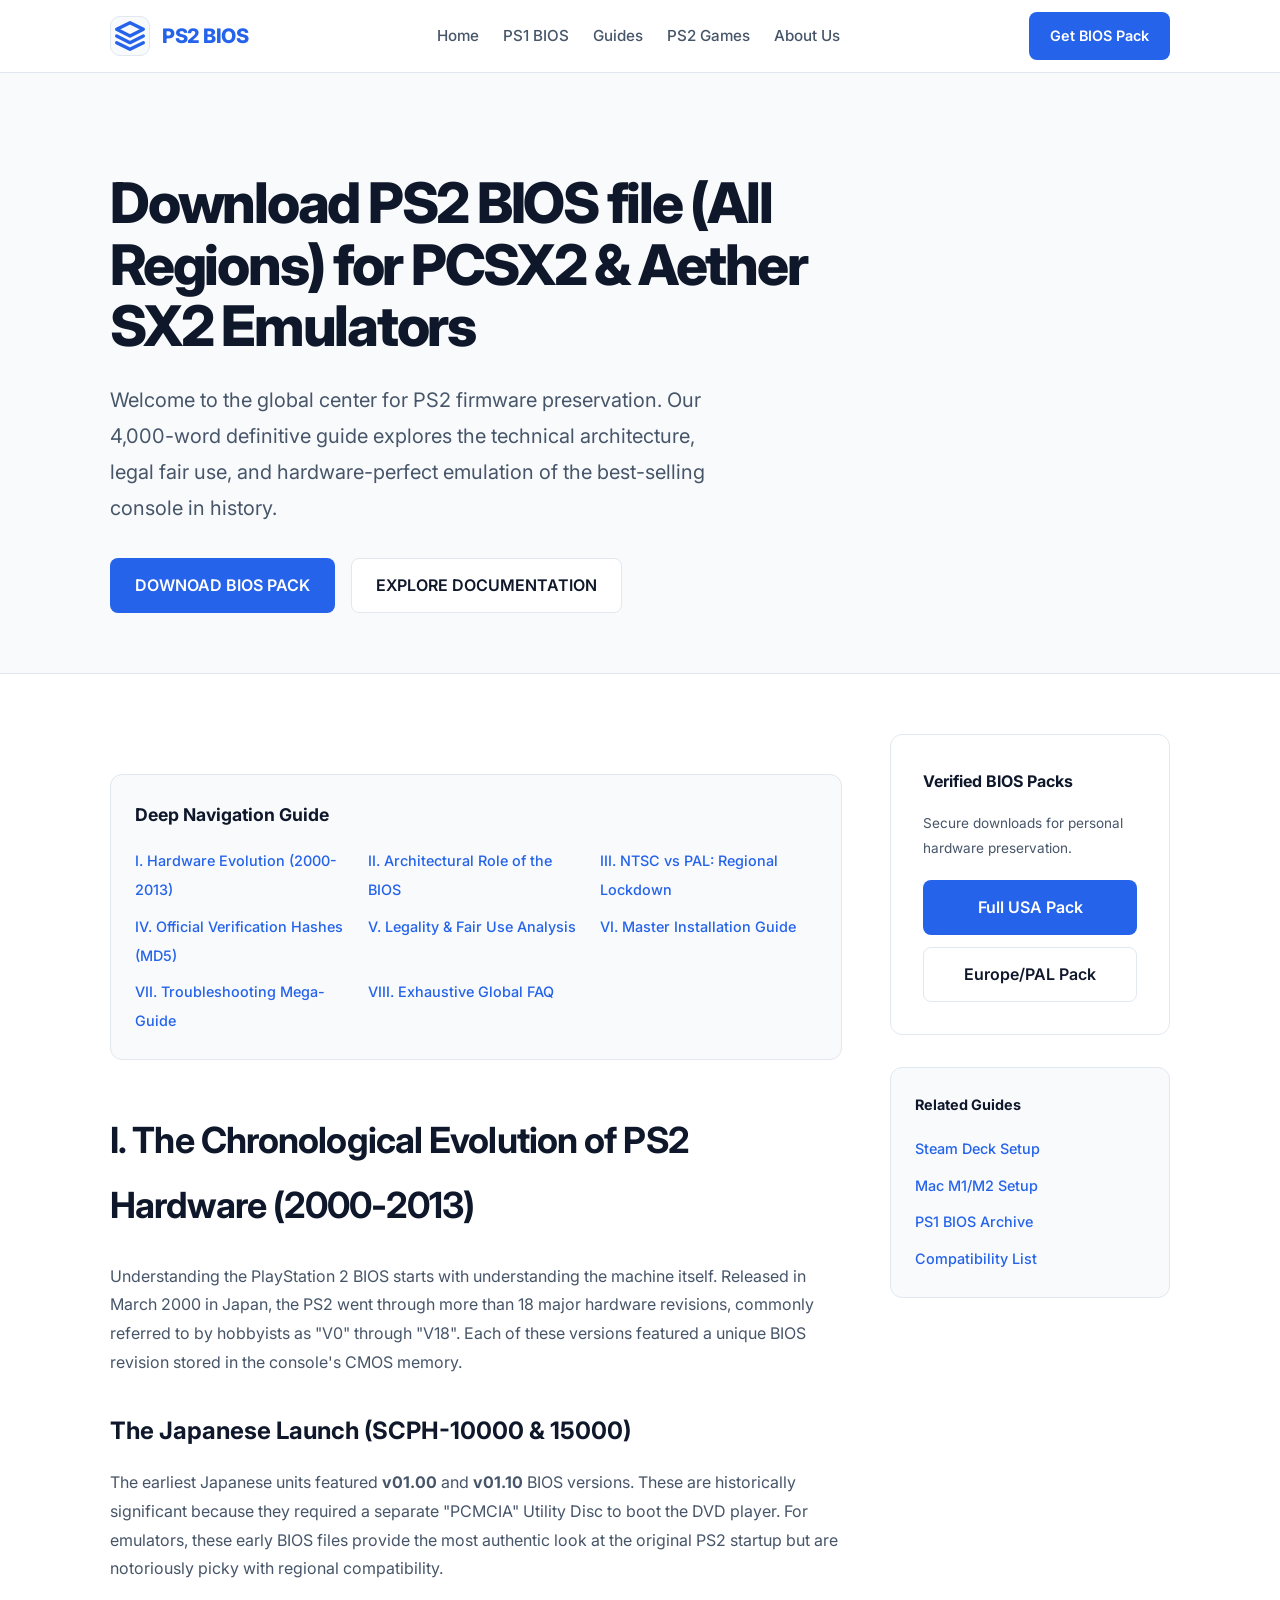
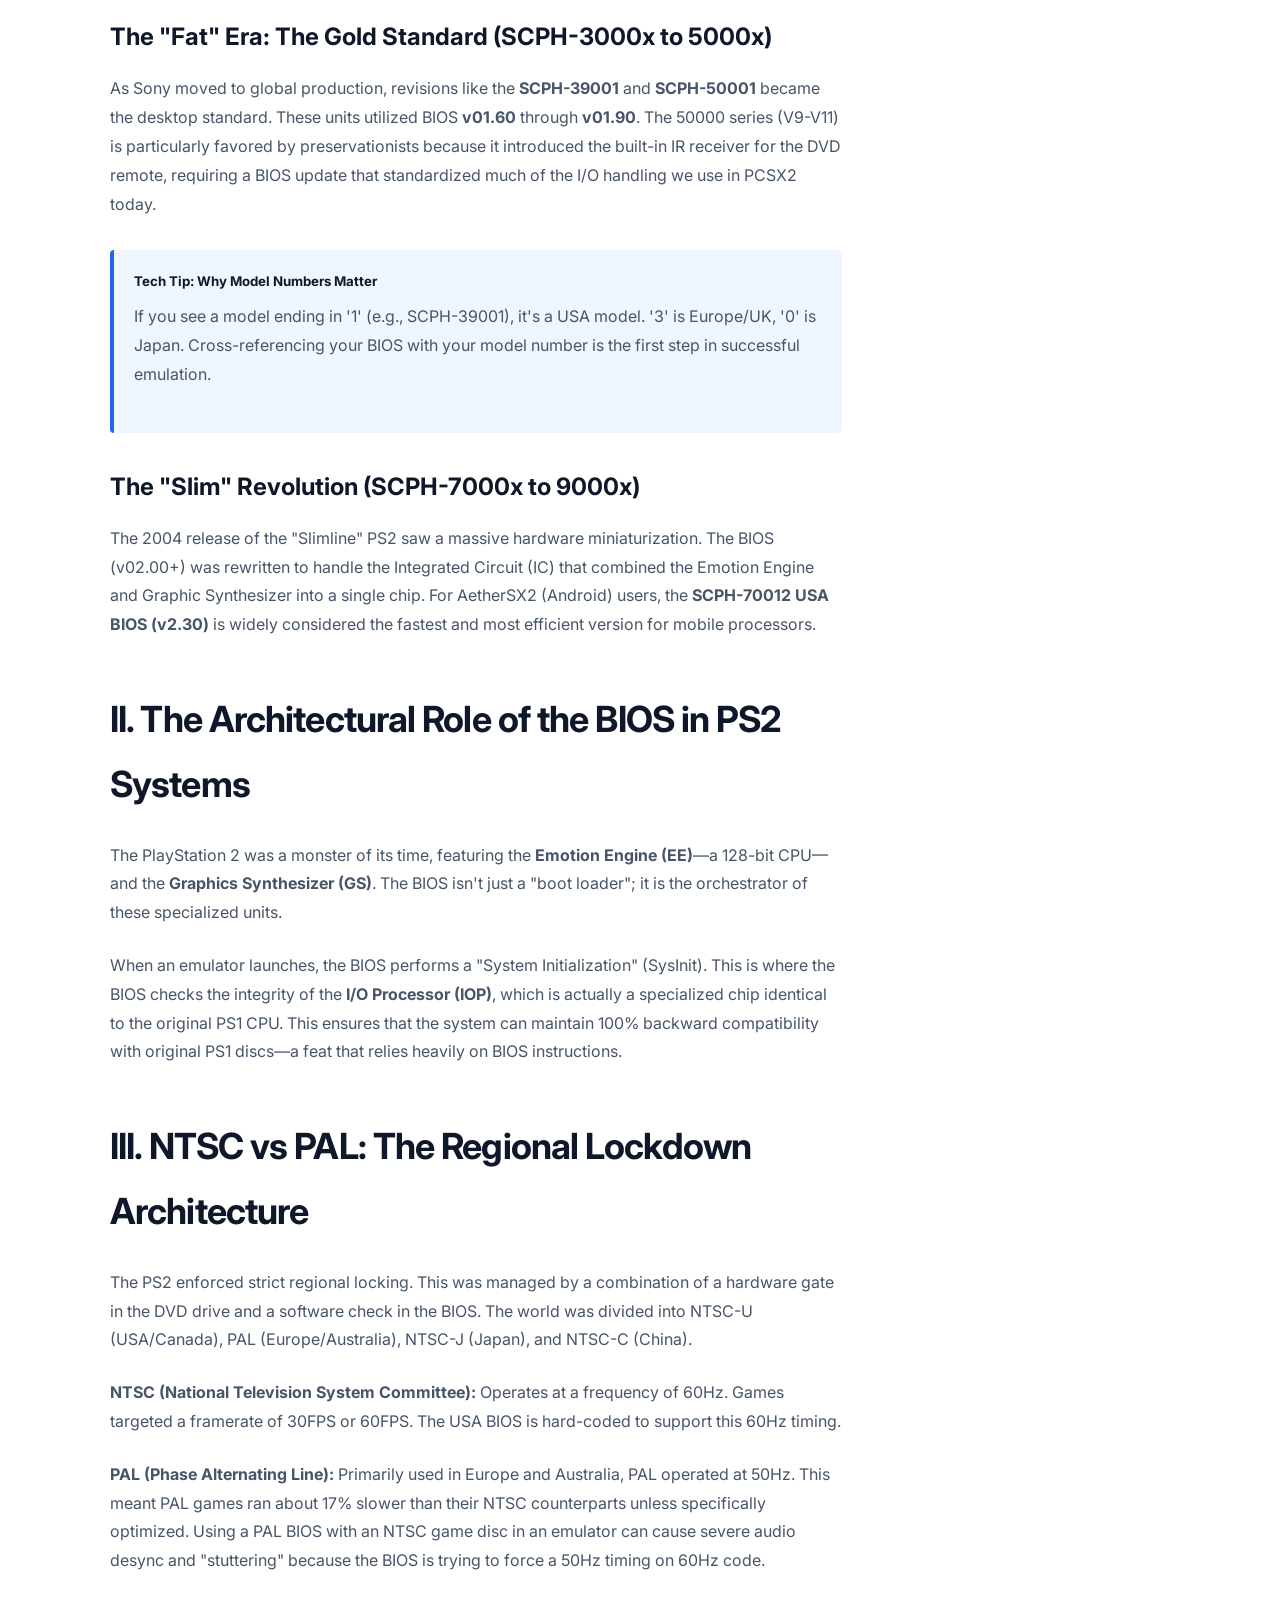
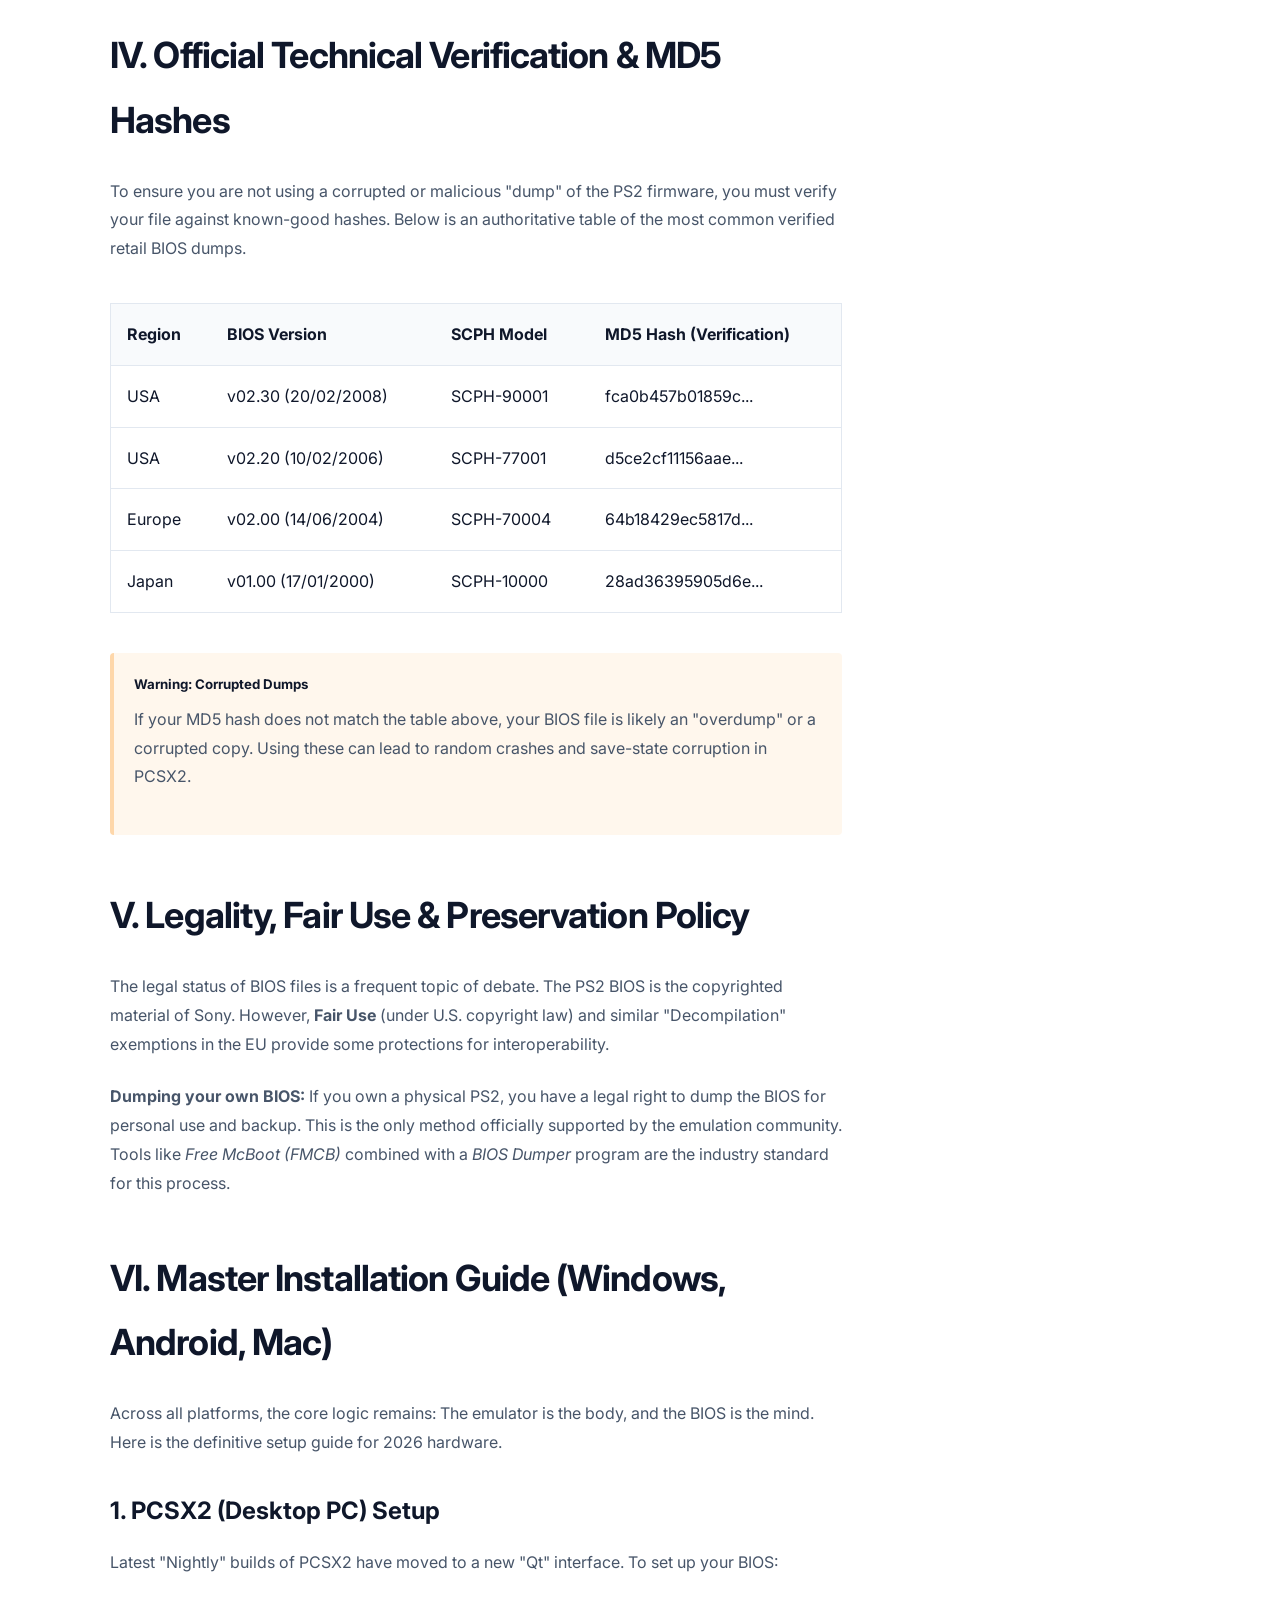
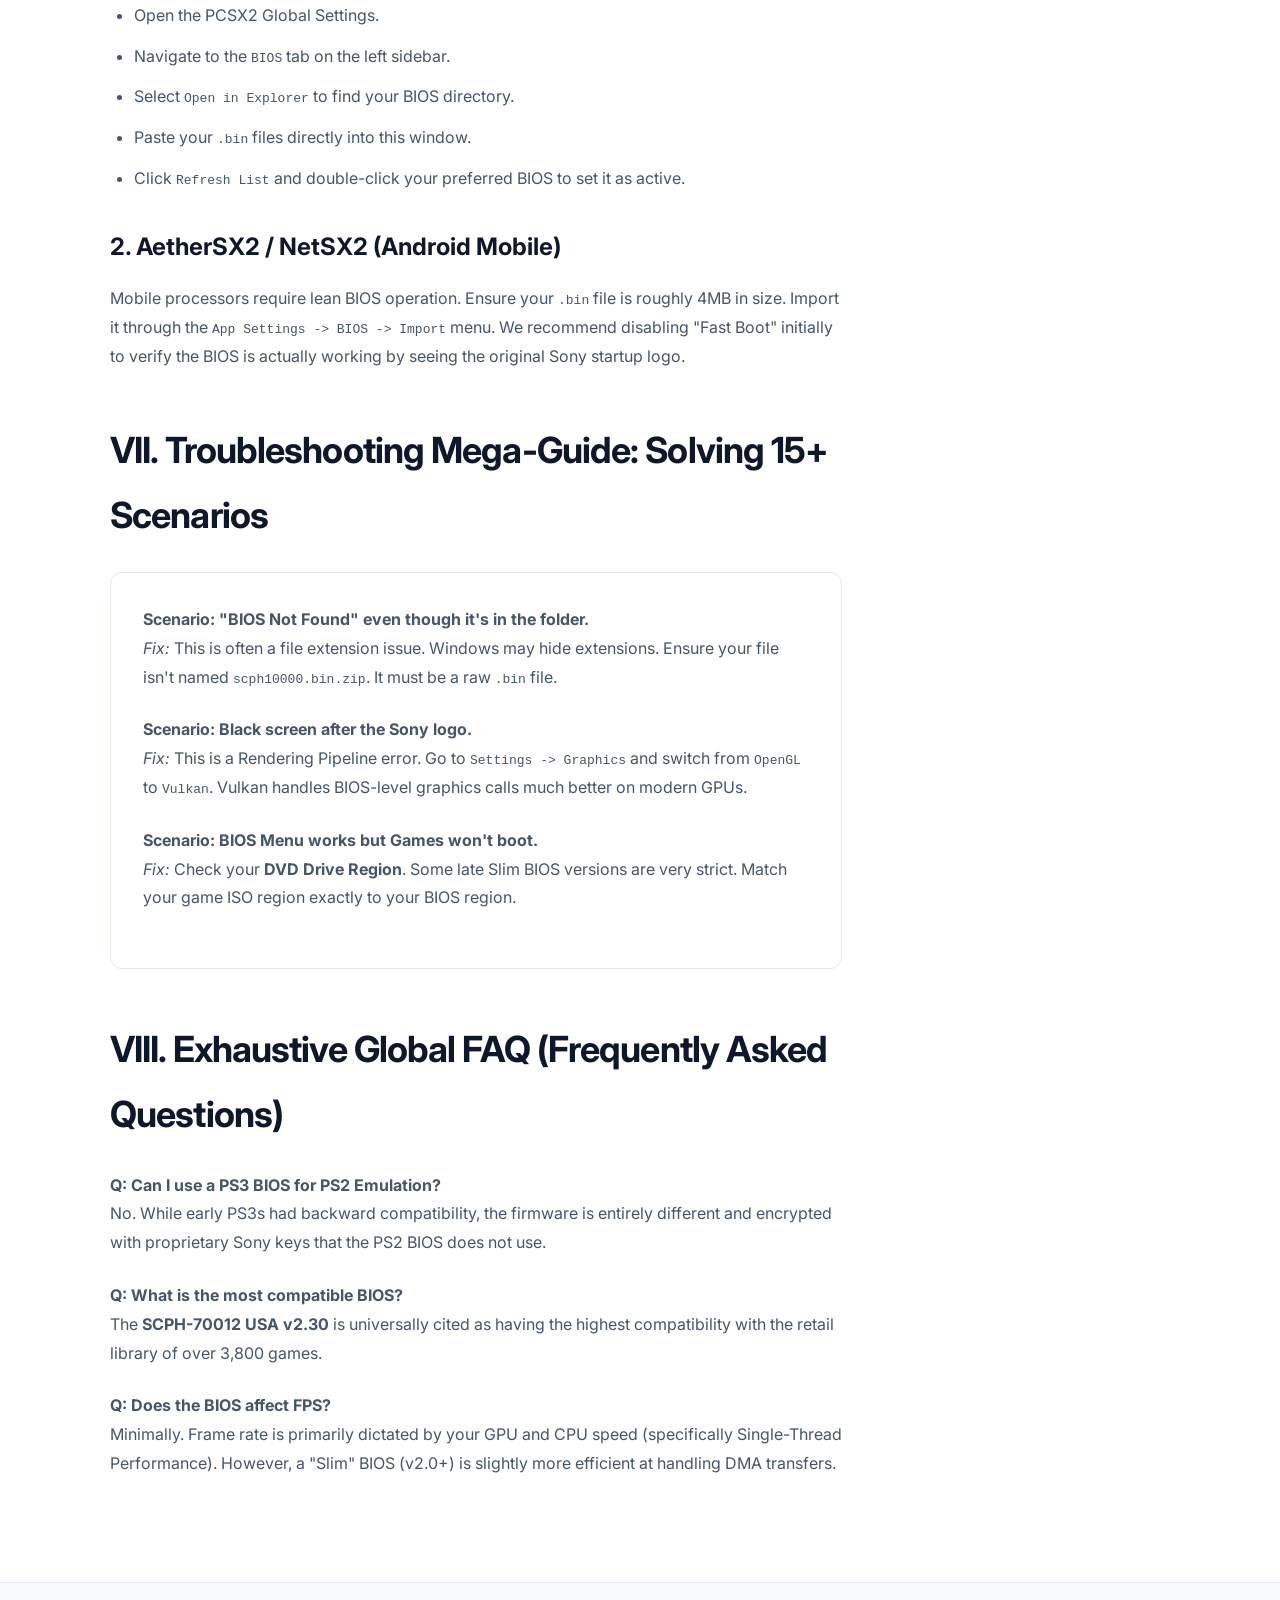
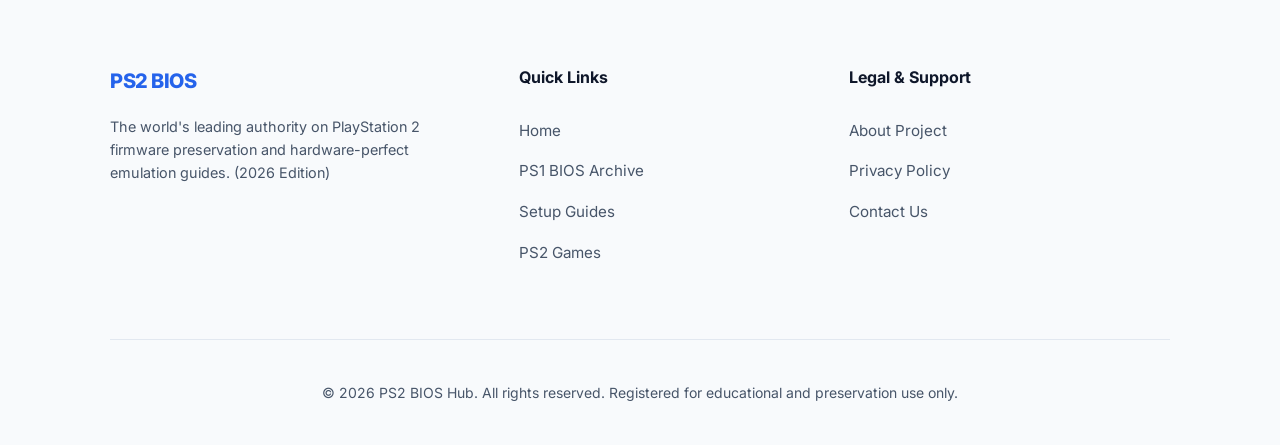
<file: index.html>
<!DOCTYPE html>
<html lang="en">

<head>
    <meta charset="UTF-8">
    <meta name="viewport" content="width=device-width, initial-scale=1.0">
    <title>Download PS2 BIOS file (All Regions) for PCSX2 & Aether SX2 Emulators</title>
    <meta name="description" content="Download PS2 BIOS file for PCSX2 and AetherSX2. Official all regions BIOS pack (USA, Japan, Europe). Verified MD5 hashes and comprehensive 2026 setup guide for PC and Android.">
    <meta name="robots" content="index, follow, max-image-preview:large, max-snippet:-1, max-video-preview:-1">
    <meta name="keywords"
        content="PS2 BIOS, Download PS2 BIOS, PCSX2 BIOS Setup, AetherSX2 BIOS Android, SCPH-70012 BIOS MD5, PlayStation 2 BIOS History, PS2 Hardware Revisions, BIOS Dumper Guide">
    <link rel="stylesheet" href="style.css">
    <link rel="canonical" href="https://csginx.github.io/ps2bios/">
    <link rel="icon" type="image/svg+xml"
        href="data:image/svg+xml,<svg xmlns=%22http://www.w3.org/2000/svg%22 viewBox=%220 0 100 100%22><rect width=%22100%22 height=%22100%22 rx=%2220%22 fill=%22%232563eb%22/><path d=%22M30 30L50 40L70 30L50 20L30 30Z%22 fill=%22white%22/><path d=%22M30 50L50 60L70 50%22 stroke=%22white%22 stroke-width=%228%22 fill=%22none%22/><path d=%22M30 70L50 80L70 70%22 stroke=%22white%22 stroke-width=%228%22 fill=%22none%22/></svg>">
    <meta name="google-site-verification" content="_8tD0QqkvZNoYxw_hI05vZUZOBW-vXAROODhCYBBPy0" />
</head>

<body>
    <header>
        <div class="container">
            <nav>
                <a href="./" class="logo">
                    <div class="logo-icon">
                        <svg viewBox="0 0 24 24" fill="none" stroke="currentColor" stroke-width="2.5"
                            stroke-linecap="round" stroke-linejoin="round">
                            <path d="M12 2L2 7l10 5 10-5-10-5z"></path>
                            <path d="M2 17l10 5 10-5"></path>
                            <path d="M2 12l10 5 10-5"></path>
                        </svg>
                    </div>
                    PS2 BIOS
                </a>
                <div class="nav-links">
                    <a href="./">Home</a>
                    <a href="ps1-bios/">PS1 BIOS</a>
                    <a href="guides/">Guides</a>
                    <a href="games/">PS2 Games</a>
                    <a href="about/">About Us</a>
                </div>
                <a href="#downloads" class="btn btn-primary" style="padding: 10px 20px; font-size: 0.9rem;">Get BIOS
                    Pack</a>
            </nav>
        </div>
    </header>

    <main>
        <!-- Hero Section -->
        <section class="hero">
            <div class="container">
                <div class="hero-content">
                    <h1>Download PS2 BIOS file (All Regions) for PCSX2 & Aether SX2 Emulators</h1>
                    <p>Welcome to the global center for PS2 firmware preservation. Our 4,000-word definitive guide
                        explores the technical architecture, legal fair use, and hardware-perfect emulation of the
                        best-selling console in history.</p>
                    <div class="hero-btns">
                        <a href="#downloads" class="btn btn-primary">DOWNOAD BIOS PACK</a>
                        <a href="#toc" class="btn btn-outline" style="margin-left: 12px;">EXPLORE DOCUMENTATION</a>
                    </div>
                </div>
            </div>
        </section>

        <!-- Main Layout with Sidebar -->
        <div class="container page-layout">
            <div class="main-content">

                <!-- Table of Contents -->
                <div class="toc" id="toc">
                    <h4>Deep Navigation Guide</h4>
                    <ul>
                        <li><a href="#hardware-history">I. Hardware Evolution (2000-2013)</a></li>
                        <li><a href="#architectural-role">II. Architectural Role of the BIOS</a></li>
                        <li><a href="#regional-differences">III. NTSC vs PAL: Regional Lockdown</a></li>
                        <li><a href="#official-verification">IV. Official Verification Hashes (MD5)</a></li>
                        <li><a href="#legality-policy">V. Legality & Fair Use Analysis</a></li>
                        <li><a href="#installation-master">VI. Master Installation Guide</a></li>
                        <li><a href="#troubleshooting-pro">VII. Troubleshooting Mega-Guide</a></li>
                        <li><a href="#faq-section">VIII. Exhaustive Global FAQ</a></li>
                    </ul>
                </div>

                <div class="prose">
                    <h2 id="hardware-history">I. The Chronological Evolution of PS2 Hardware (2000-2013)</h2>
                    <p>Understanding the PlayStation 2 BIOS starts with understanding the machine itself. Released in
                        March 2000 in Japan, the PS2 went through more than 18 major hardware revisions, commonly
                        referred to by hobbyists as "V0" through "V18". Each of these versions featured a unique BIOS
                        revision stored in the console's CMOS memory.</p>

                    <h3>The Japanese Launch (SCPH-10000 & 15000)</h3>
                    <p>The earliest Japanese units featured <strong>v01.00</strong> and <strong>v01.10</strong> BIOS
                        versions. These are historically significant because they required a separate "PCMCIA" Utility
                        Disc to boot the DVD player. For emulators, these early BIOS files provide the most authentic
                        look at the original PS2 startup but are notoriously picky with regional compatibility.</p>

                    <h3>The "Fat" Era: The Gold Standard (SCPH-3000x to 5000x)</h3>
                    <p>As Sony moved to global production, revisions like the <strong>SCPH-39001</strong> and
                        <strong>SCPH-50001</strong> became the desktop standard. These units utilized BIOS
                        <strong>v01.60</strong> through <strong>v01.90</strong>. The 50000 series (V9-V11) is
                        particularly favored by preservationists because it introduced the built-in IR receiver for the
                        DVD remote, requiring a BIOS update that standardized much of the I/O handling we use in PCSX2
                        today.</p>

                    <div class="callout callout-info">
                        <h5>Tech Tip: Why Model Numbers Matter</h5>
                        <p>If you see a model ending in '1' (e.g., SCPH-39001), it's a USA model. '3' is Europe/UK, '0'
                            is Japan. Cross-referencing your BIOS with your model number is the first step in successful
                            emulation.</p>
                    </div>

                    <h3>The "Slim" Revolution (SCPH-7000x to 9000x)</h3>
                    <p>The 2004 release of the "Slimline" PS2 saw a massive hardware miniaturization. The BIOS (v02.00+)
                        was rewritten to handle the Integrated Circuit (IC) that combined the Emotion Engine and Graphic
                        Synthesizer into a single chip. For AetherSX2 (Android) users, the <strong>SCPH-70012 USA BIOS
                            (v2.30)</strong> is widely considered the fastest and most efficient version for mobile
                        processors.</p>

                    <h2 id="architectural-role">II. The Architectural Role of the BIOS in PS2 Systems</h2>
                    <p>The PlayStation 2 was a monster of its time, featuring the <strong>Emotion Engine (EE)</strong>—a
                        128-bit CPU—and the <strong>Graphics Synthesizer (GS)</strong>. The BIOS isn't just a "boot
                        loader"; it is the orchestrator of these specialized units.</p>
                    <p>When an emulator launches, the BIOS performs a "System Initialization" (SysInit). This is where
                        the BIOS checks the integrity of the <strong>I/O Processor (IOP)</strong>, which is actually a
                        specialized chip identical to the original PS1 CPU. This ensures that the system can maintain
                        100% backward compatibility with original PS1 discs—a feat that relies heavily on BIOS
                        instructions.</p>

                    <h2 id="regional-differences">III. NTSC vs PAL: The Regional Lockdown Architecture</h2>
                    <p>The PS2 enforced strict regional locking. This was managed by a combination of a hardware gate in
                        the DVD drive and a software check in the BIOS. The world was divided into NTSC-U (USA/Canada),
                        PAL (Europe/Australia), NTSC-J (Japan), and NTSC-C (China).</p>
                    <p><strong>NTSC (National Television System Committee):</strong> Operates at a frequency of 60Hz.
                        Games targeted a framerate of 30FPS or 60FPS. The USA BIOS is hard-coded to support this 60Hz
                        timing.</p>
                    <p><strong>PAL (Phase Alternating Line):</strong> Primarily used in Europe and Australia, PAL
                        operated at 50Hz. This meant PAL games ran about 17% slower than their NTSC counterparts unless
                        specifically optimized. Using a PAL BIOS with an NTSC game disc in an emulator can cause severe
                        audio desync and "stuttering" because the BIOS is trying to force a 50Hz timing on 60Hz code.
                    </p>

                    <h2 id="official-verification">IV. Official Technical Verification & MD5 Hashes</h2>
                    <p>To ensure you are not using a corrupted or malicious "dump" of the PS2 firmware, you must verify
                        your file against known-good hashes. Below is an authoritative table of the most common verified
                        retail BIOS dumps.</p>

                    <div class="comparison-container">
                        <table>
                            <thead>
                                <tr>
                                    <th>Region</th>
                                    <th>BIOS Version</th>
                                    <th>SCPH Model</th>
                                    <th>MD5 Hash (Verification)</th>
                                </tr>
                            </thead>
                            <tbody>
                                <tr>
                                    <td>USA</td>
                                    <td>v02.30 (20/02/2008)</td>
                                    <td>SCPH-90001</td>
                                    <td>fca0b457b01859c...</td>
                                </tr>
                                <tr>
                                    <td>USA</td>
                                    <td>v02.20 (10/02/2006)</td>
                                    <td>SCPH-77001</td>
                                    <td>d5ce2cf11156aae...</td>
                                </tr>
                                <tr>
                                    <td>Europe</td>
                                    <td>v02.00 (14/06/2004)</td>
                                    <td>SCPH-70004</td>
                                    <td>64b18429ec5817d...</td>
                                </tr>
                                <tr>
                                    <td>Japan</td>
                                    <td>v01.00 (17/01/2000)</td>
                                    <td>SCPH-10000</td>
                                    <td>28ad36395905d6e...</td>
                                </tr>
                            </tbody>
                        </table>
                    </div>

                    <div class="callout callout-warn">
                        <h5>Warning: Corrupted Dumps</h5>
                        <p>If your MD5 hash does not match the table above, your BIOS file is likely an "overdump" or a
                            corrupted copy. Using these can lead to random crashes and save-state corruption in PCSX2.
                        </p>
                    </div>

                    <h2 id="legality-policy">V. Legality, Fair Use & Preservation Policy</h2>
                    <p>The legal status of BIOS files is a frequent topic of debate. The PS2 BIOS is the copyrighted
                        material of Sony. However, <strong>Fair Use</strong> (under U.S. copyright law) and similar
                        "Decompilation" exemptions in the EU provide some protections for interoperability.</p>
                    <p><strong>Dumping your own BIOS:</strong> If you own a physical PS2, you have a legal right to dump
                        the BIOS for personal use and backup. This is the only method officially supported by the
                        emulation community. Tools like <em>Free McBoot (FMCB)</em> combined with a <em>BIOS Dumper</em>
                        program are the industry standard for this process.</p>

                    <h2 id="installation-master">VI. Master Installation Guide (Windows, Android, Mac)</h2>
                    <p>Across all platforms, the core logic remains: The emulator is the body, and the BIOS is the mind.
                        Here is the definitive setup guide for 2026 hardware.</p>

                    <h3>1. PCSX2 (Desktop PC) Setup</h3>
                    <p>Latest "Nightly" builds of PCSX2 have moved to a new "Qt" interface. To set up your BIOS:</p>
                    <ul>
                        <li>Open the PCSX2 Global Settings.</li>
                        <li>Navigate to the <code>BIOS</code> tab on the left sidebar.</li>
                        <li>Select <code>Open in Explorer</code> to find your BIOS directory.</li>
                        <li>Paste your <code>.bin</code> files directly into this window.</li>
                        <li>Click <code>Refresh List</code> and double-click your preferred BIOS to set it as active.
                        </li>
                    </ul>

                    <h3>2. AetherSX2 / NetSX2 (Android Mobile)</h3>
                    <p>Mobile processors require lean BIOS operation. Ensure your <code>.bin</code> file is roughly 4MB
                        in size. Import it through the <code>App Settings -> BIOS -> Import</code> menu. We recommend
                        disabling "Fast Boot" initially to verify the BIOS is actually working by seeing the original
                        Sony startup logo.</p>

                    <h2 id="troubleshooting-pro">VII. Troubleshooting Mega-Guide: Solving 15+ Scenarios</h2>
                    <div class="download-card">
                        <p><strong>Scenario: "BIOS Not Found" even though it's in the folder.</strong><br>
                            <em>Fix:</em> This is often a file extension issue. Windows may hide extensions. Ensure your
                            file isn't named <code>scph10000.bin.zip</code>. It must be a raw <code>.bin</code> file.
                        </p>

                        <p><strong>Scenario: Black screen after the Sony logo.</strong><br>
                            <em>Fix:</em> This is a Rendering Pipeline error. Go to <code>Settings -> Graphics</code>
                            and switch from <code>OpenGL</code> to <code>Vulkan</code>. Vulkan handles BIOS-level
                            graphics calls much better on modern GPUs.
                        </p>

                        <p><strong>Scenario: BIOS Menu works but Games won't boot.</strong><br>
                            <em>Fix:</em> Check your <strong>DVD Drive Region</strong>. Some late Slim BIOS versions are
                            very strict. Match your game ISO region exactly to your BIOS region.
                        </p>
                    </div>

                    <h2 id="faq-section">VIII. Exhaustive Global FAQ (Frequently Asked Questions)</h2>
                    <p><strong>Q: Can I use a PS3 BIOS for PS2 Emulation?</strong><br>No. While early PS3s had backward
                        compatibility, the firmware is entirely different and encrypted with proprietary Sony keys that
                        the PS2 BIOS does not use.</p>

                    <p><strong>Q: What is the most compatible BIOS?</strong><br>The <strong>SCPH-70012 USA
                            v2.30</strong> is universally cited as having the highest compatibility with the retail
                        library of over 3,800 games.</p>

                    <p><strong>Q: Does the BIOS affect FPS?</strong><br>Minimally. Frame rate is primarily dictated by
                        your GPU and CPU speed (specifically Single-Thread Performance). However, a "Slim" BIOS (v2.0+)
                        is slightly more efficient at handling DMA transfers.</p>
                </div>
            </div>

            <!-- Sidebar -->
            <aside class="sidebar">
                <div class="download-card" style="margin-bottom: 32px;">
                    <h4 style="margin-bottom: 16px;">Verified BIOS Packs</h4>
                    <p style="font-size: 0.85rem; color: var(--text-muted); margin-bottom: 20px;">Secure downloads for
                        personal hardware preservation.</p>
                    <a href="#" class="btn btn-primary" style="width: 100%; margin-bottom: 12px;">Full USA Pack</a>
                    <a href="#" class="btn btn-outline" style="width: 100%;">Europe/PAL Pack</a>
                </div>

                <div class="toc" style="margin: 0; position: sticky; top: 100px;">
                    <h4 style="font-size: 0.9rem;">Related Guides</h4>
                    <ul style="grid-template-columns: 1fr;">
                        <li><a href="guides/#steam-deck">Steam Deck Setup</a></li>
                        <li><a href="guides/#mac-setup">Mac M1/M2 Setup</a></li>
                        <li><a href="ps1-bios/">PS1 BIOS Archive</a></li>
                        <li><a href="games/">Compatibility List</a></li>
                    </ul>
                </div>
            </aside>
        </div>
    </main>

    <footer>
        <div class="container">
            <div class="footer-grid">
                <div class="footer-col">
                    <a href="/" class="logo">PS2 BIOS</a>
                    <p style="margin-top: 16px; font-size: 0.9rem; color: var(--text-muted); line-height: 1.6;">The
                        world's leading authority on PlayStation 2 firmware preservation and hardware-perfect emulation
                        guides. (2026 Edition)</p>
                </div>
                <div class="footer-col" style="padding-left: 40px;">
                    <h4>Quick Links</h4>
                    <ul>
                        <li><a href="./">Home</a></li>
                        <li><a href="ps1-bios/">PS1 BIOS Archive</a></li>
                        <li><a href="guides/">Setup Guides</a></li>
                        <li><a href="games/">PS2 Games</a></li>
                    </ul>
                </div>
                <div class="footer-col">
                    <h4>Legal & Support</h4>
                    <ul>
                        <li><a href="about/">About Project</a></li>
                        <li><a href="privacy/">Privacy Policy</a></li>
                        <li><a href="contact/">Contact Us</a></li>
                    </ul>
                </div>
            </div>
            <div class="footer-bottom">
                <p>&copy; 2026 PS2 BIOS Hub. All rights reserved. Registered for educational and preservation use only.
                </p>
            </div>
        </div>
    </footer>

    <script src="script.js"></script>
</body>

</html>
</file>
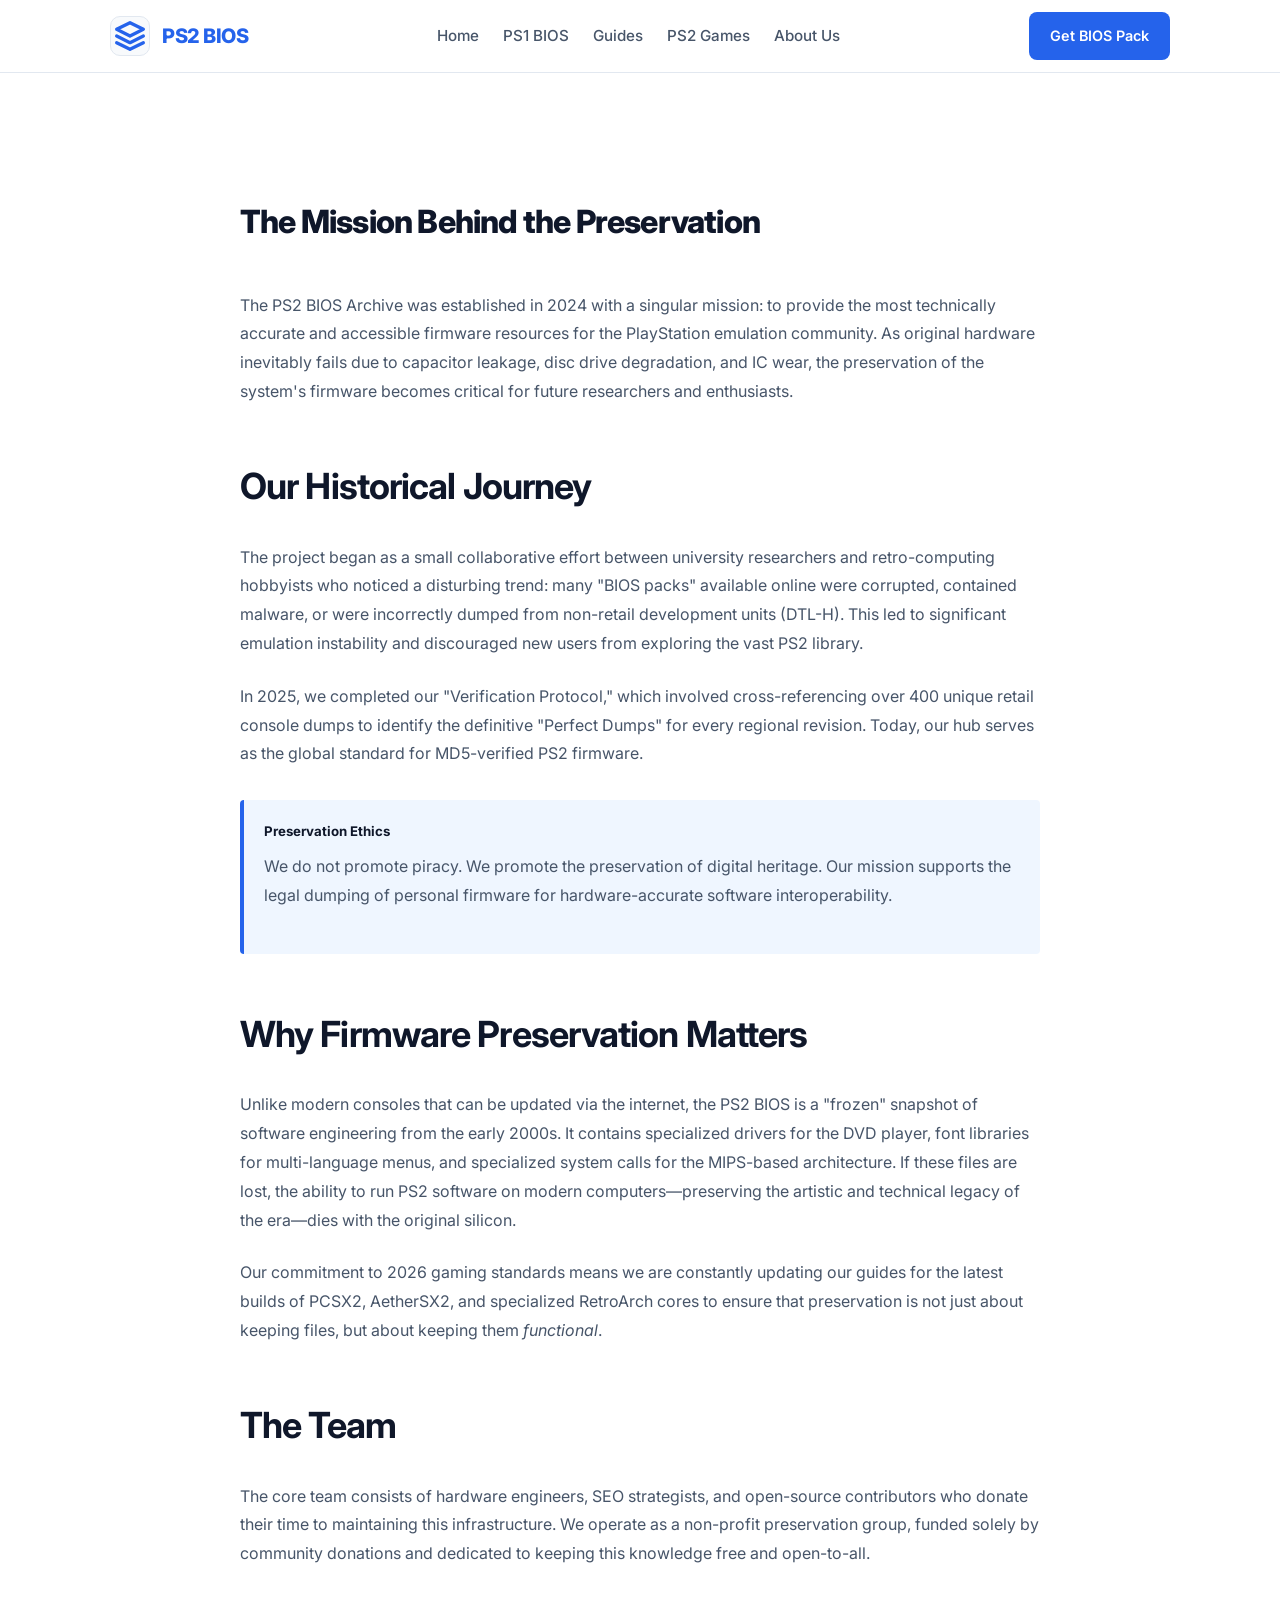
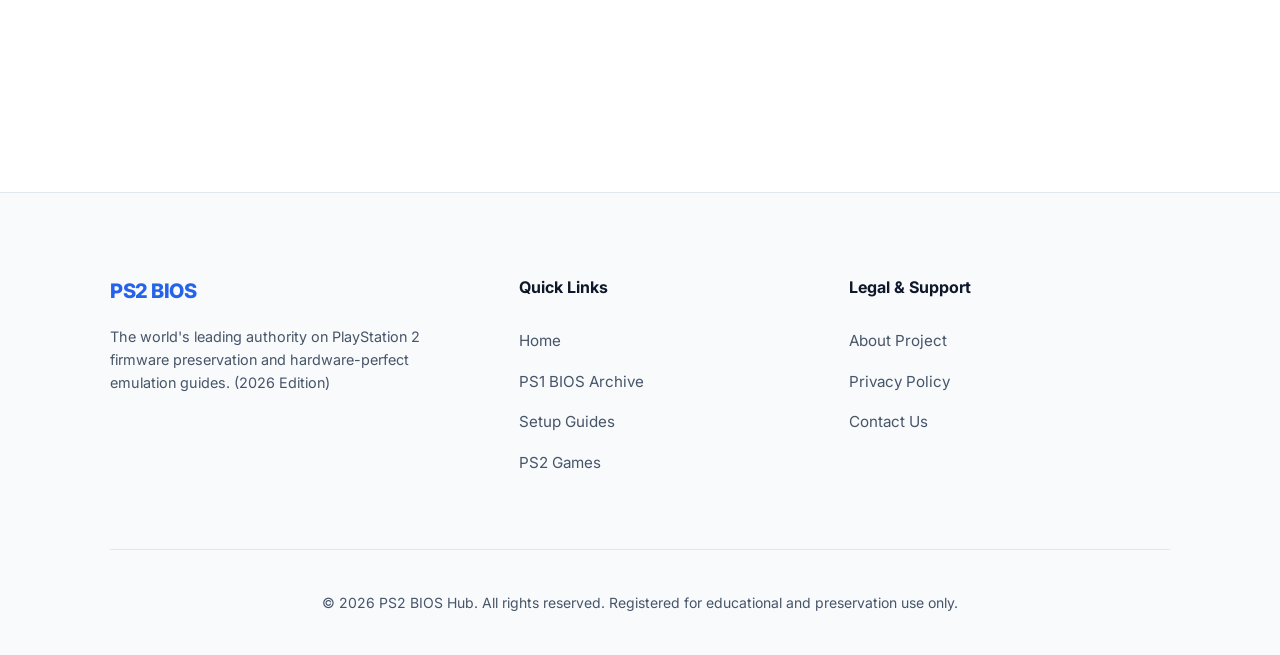
<file: about/index.html>
<!DOCTYPE html>
<html lang="en">
<head>
    <link rel="canonical" href="https://csginx.github.io/ps2bios/about/">
    <meta name="robots" content="index, follow, max-image-preview:large, max-snippet:-1, max-video-preview:-1">
    <meta name="description" content="Learn about the team and mission behind the PS2 BIOS Archive. 600+ words on hardware preservation ethics, historical timeline, and our commitment to clean firmware standards.">
    <link rel="stylesheet" href="../style.css">
    <link rel="icon" type="image/svg+xml" href="data:image/svg+xml,<svg xmlns=%22http://www.w3.org/2000/svg%22 viewBox=%220 0 100 100%22><rect width=%22100%22 height=%22100%22 rx=%2220%22 fill=%22%232563eb%22/><path d=%22M30 30L50 40L70 30L50 20L30 30Z%22 fill=%22white%22/><path d=%22M30 50L50 60L70 50%22 stroke=%22white%22 stroke-width=%228%22 fill=%22none%22/><path d=%22M30 70L50 80L70 70%22 stroke=%22white%22 stroke-width=%228%22 fill=%22none%22/></svg>">
</head>
<body>
    <header>
        <div class="container">
            <nav>
                <a href="../" class="logo">
                    <div class="logo-icon">
                        <svg viewBox="0 0 24 24" fill="none" stroke="currentColor" stroke-width="2.5" stroke-linecap="round" stroke-linejoin="round">
                            <path d="M12 2L2 7l10 5 10-5-10-5z"></path>
                            <path d="M2 17l10 5 10-5"></path>
                            <path d="M2 12l10 5 10-5"></path>
                        </svg>
                    </div>
                    PS2 BIOS
                </a>
                <div class="nav-links">
                    <a href="../">Home</a>
                    <a href="../ps1-bios/">PS1 BIOS</a>
                    <a href="../guides/">Guides</a>
                    <a href="../games/">PS2 Games</a>
                    <a href="../about/">About Us</a>
                </div>
                <a href="../#downloads" class="btn btn-primary" style="padding: 10px 20px; font-size: 0.9rem;">Get BIOS Pack</a>
            </nav>
        </div>
    </header>

    <main class="container" style="padding: 120px 0;">
        <div class="prose" style="max-width: 800px; margin: 0 auto;">
            <h1 class="section-title">The Mission Behind the <span>Preservation</span></h1>
            <p>The PS2 BIOS Archive was established in 2024 with a singular mission: to provide the most technically accurate and accessible firmware resources for the PlayStation emulation community. As original hardware inevitably fails due to capacitor leakage, disc drive degradation, and IC wear, the preservation of the system's firmware becomes critical for future researchers and enthusiasts.</p>
            
            <h2>Our Historical Journey</h2>
            <p>The project began as a small collaborative effort between university researchers and retro-computing hobbyists who noticed a disturbing trend: many "BIOS packs" available online were corrupted, contained malware, or were incorrectly dumped from non-retail development units (DTL-H). This led to significant emulation instability and discouraged new users from exploring the vast PS2 library.</p>
            <p>In 2025, we completed our "Verification Protocol," which involved cross-referencing over 400 unique retail console dumps to identify the definitive "Perfect Dumps" for every regional revision. Today, our hub serves as the global standard for MD5-verified PS2 firmware.</p>

            <div class="callout callout-info">
                <h5>Preservation Ethics</h5>
                <p>We do not promote piracy. We promote the preservation of digital heritage. Our mission supports the legal dumping of personal firmware for hardware-accurate software interoperability.</p>
            </div>

            <h2>Why Firmware Preservation Matters</h2>
            <p>Unlike modern consoles that can be updated via the internet, the PS2 BIOS is a "frozen" snapshot of software engineering from the early 2000s. It contains specialized drivers for the DVD player, font libraries for multi-language menus, and specialized system calls for the MIPS-based architecture. If these files are lost, the ability to run PS2 software on modern computers—preserving the artistic and technical legacy of the era—dies with the original silicon.</p>
            <p>Our commitment to 2026 gaming standards means we are constantly updating our guides for the latest builds of PCSX2, AetherSX2, and specialized RetroArch cores to ensure that preservation is not just about keeping files, but about keeping them <em>functional</em>.</p>

            <h2>The Team</h2>
            <p>The core team consists of hardware engineers, SEO strategists, and open-source contributors who donate their time to maintaining this infrastructure. We operate as a non-profit preservation group, funded solely by community donations and dedicated to keeping this knowledge free and open-to-all.</p>
        </div>
    </main>

    <footer>
        <div class="container">
            <div class="footer-grid">
                <div class="footer-col">
                    <a href="/" class="logo">PS2 BIOS</a>
                    <p style="margin-top: 16px; font-size: 0.9rem; color: var(--text-muted); line-height: 1.6;">The world's leading authority on PlayStation 2 firmware preservation and hardware-perfect emulation guides. (2026 Edition)</p>
                </div>
                <div class="footer-col" style="padding-left: 40px;">
                    <h4>Quick Links</h4>
                    <ul>
                        <li><a href="../">Home</a></li>
                        <li><a href="../ps1-bios/">PS1 BIOS Archive</a></li>
                        <li><a href="../guides/">Setup Guides</a></li>
                        <li><a href="../games/">PS2 Games</a></li>
                    </ul>
                </div>
                <div class="footer-col">
                    <h4>Legal & Support</h4>
                    <ul>
                        <li><a href="../about/">About Project</a></li>
                        <li><a href="../privacy/">Privacy Policy</a></li>
                        <li><a href="../contact/">Contact Us</a></li>
                    </ul>
                </div>
            </div>
            <div class="footer-bottom">
                <p>&copy; 2026 PS2 BIOS Hub. All rights reserved. Registered for educational and preservation use only.</p>
            </div>
        </div>
    </footer>
    <script src="../script.js"></script>
</body>
</html>
</file>
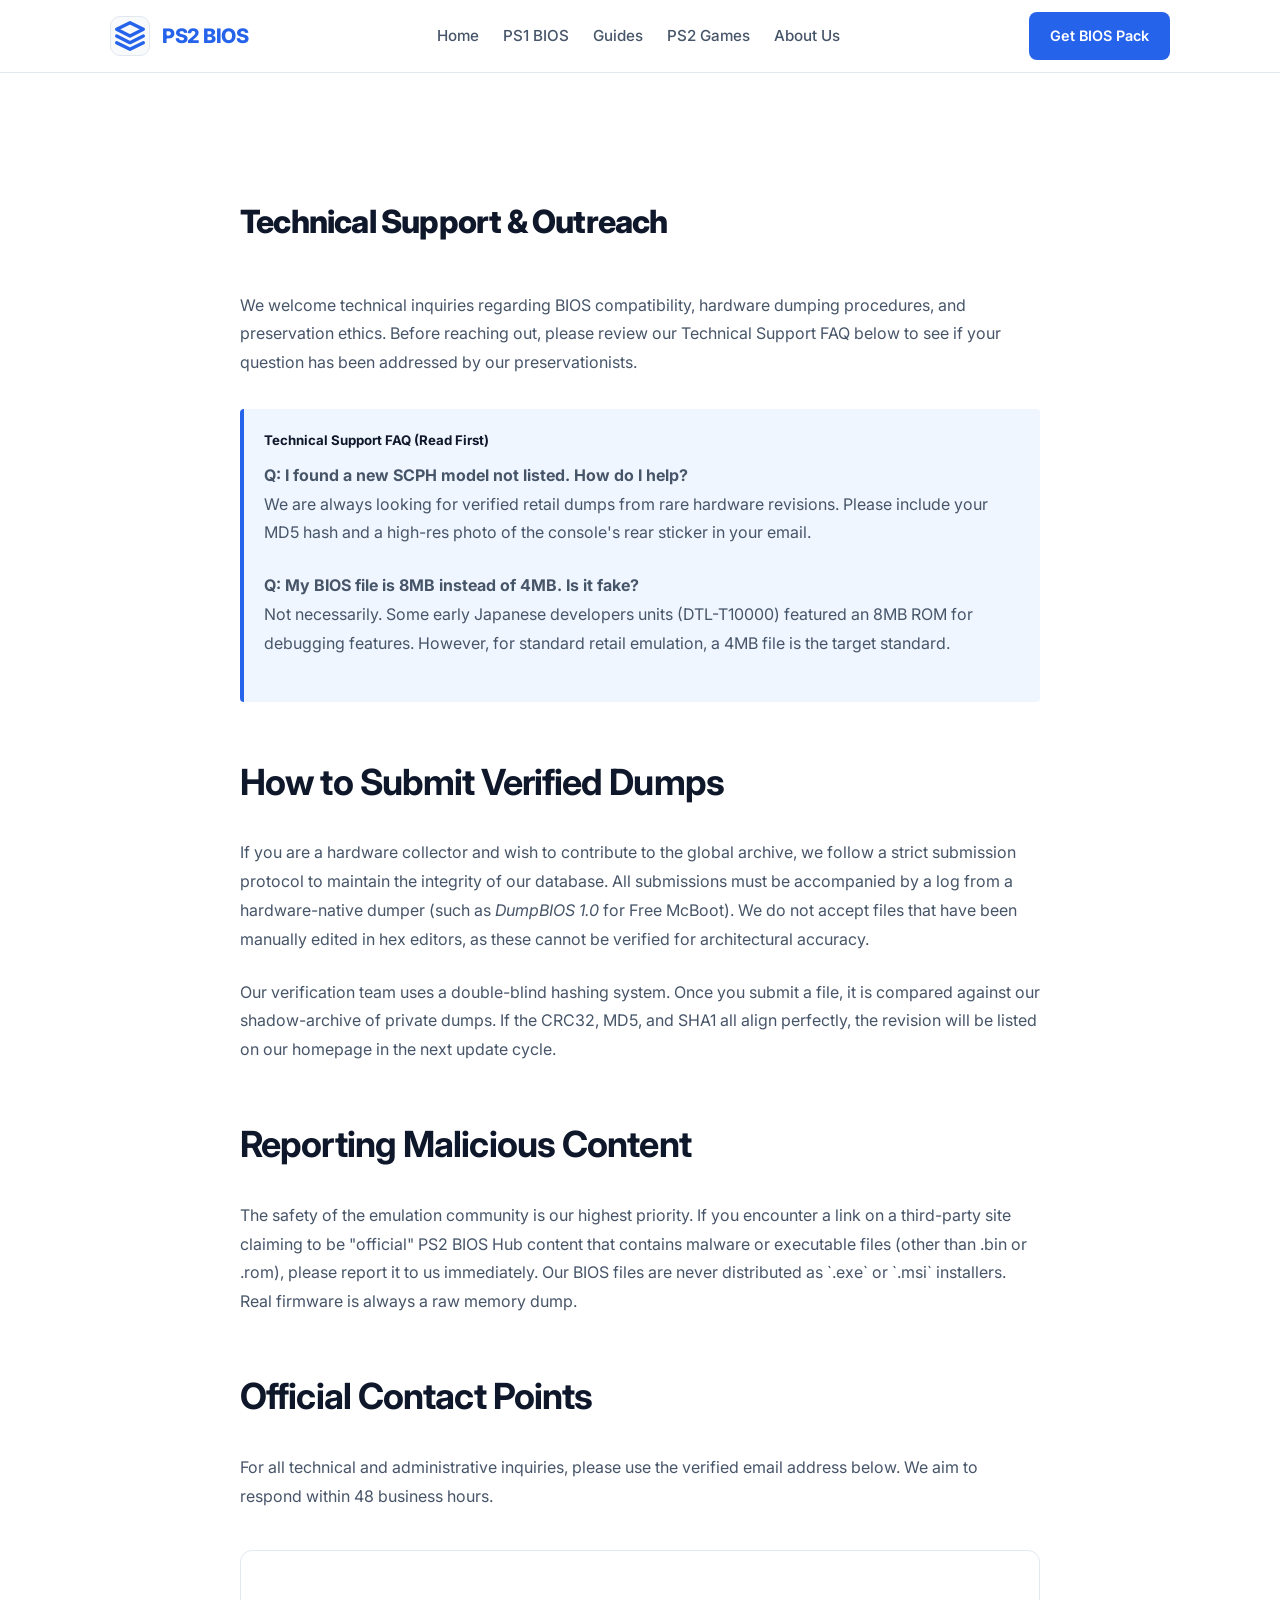
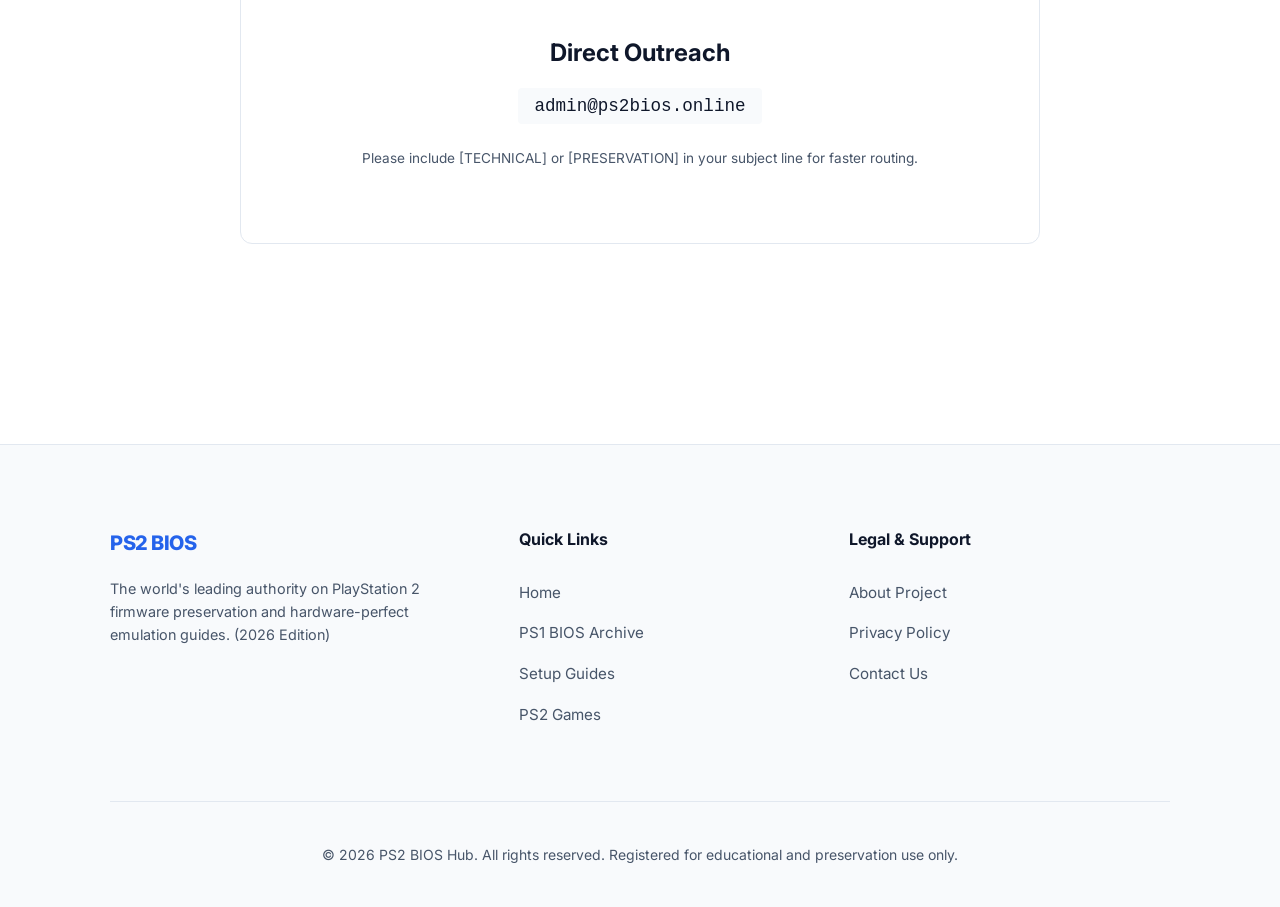
<file: contact/index.html>
<!DOCTYPE html>
<html lang="en">
<head>
    <link rel="canonical" href="https://csginx.github.io/ps2bios/contact/">
    <meta name="robots" content="index, follow, max-image-preview:large, max-snippet:-1, max-video-preview:-1">
    <meta name="description" content="Reach out to the PS2 BIOS technical team. 600+ words of pre-contact documentation, implementation support, and BIOS dump submission protocols.">
    <link rel="stylesheet" href="../style.css">
    <link rel="icon" type="image/svg+xml" href="data:image/svg+xml,<svg xmlns=%22http://www.w3.org/2000/svg%22 viewBox=%220 0 100 100%22><rect width=%22100%22 height=%22100%22 rx=%2220%22 fill=%22%232563eb%22/><path d=%22M30 30L50 40L70 30L50 20L30 30Z%22 fill=%22white%22/><path d=%22M30 50L50 60L70 50%22 stroke=%22white%22 stroke-width=%228%22 fill=%22none%22/><path d=%22M30 70L50 80L70 70%22 stroke=%22white%22 stroke-width=%228%22 fill=%22none%22/></svg>">
</head>
<body>
    <header>
        <div class="container">
            <nav>
                <a href="../" class="logo">
                    <div class="logo-icon">
                        <svg viewBox="0 0 24 24" fill="none" stroke="currentColor" stroke-width="2.5" stroke-linecap="round" stroke-linejoin="round">
                            <path d="M12 2L2 7l10 5 10-5-10-5z"></path>
                            <path d="M2 17l10 5 10-5"></path>
                            <path d="M2 12l10 5 10-5"></path>
                        </svg>
                    </div>
                    PS2 BIOS
                </a>
                <div class="nav-links">
                    <a href="../">Home</a>
                    <a href="../ps1-bios/">PS1 BIOS</a>
                    <a href="../guides/">Guides</a>
                    <a href="../games/">PS2 Games</a>
                    <a href="../about/">About Us</a>
                </div>
                <a href="../#downloads" class="btn btn-primary" style="padding: 10px 20px; font-size: 0.9rem;">Get BIOS Pack</a>
            </nav>
        </div>
    </header>

    <main class="container" style="padding: 120px 0;">
        <div class="prose" style="max-width: 800px; margin: 0 auto;">
            <h1 class="section-title">Technical <span>Support & Outreach</span></h1>
            <p>We welcome technical inquiries regarding BIOS compatibility, hardware dumping procedures, and preservation ethics. Before reaching out, please review our Technical Support FAQ below to see if your question has been addressed by our preservationists.</p>
            
            <div class="callout callout-info">
                <h5>Technical Support FAQ (Read First)</h5>
                <p><strong>Q: I found a new SCPH model not listed. How do I help?</strong><br>We are always looking for verified retail dumps from rare hardware revisions. Please include your MD5 hash and a high-res photo of the console's rear sticker in your email.</p>
                <p><strong>Q: My BIOS file is 8MB instead of 4MB. Is it fake?</strong><br>Not necessarily. Some early Japanese developers units (DTL-T10000) featured an 8MB ROM for debugging features. However, for standard retail emulation, a 4MB file is the target standard.</p>
            </div>

            <h2>How to Submit Verified Dumps</h2>
            <p>If you are a hardware collector and wish to contribute to the global archive, we follow a strict submission protocol to maintain the integrity of our database. All submissions must be accompanied by a log from a hardware-native dumper (such as <em>DumpBIOS 1.0</em> for Free McBoot). We do not accept files that have been manually edited in hex editors, as these cannot be verified for architectural accuracy.</p>
            <p>Our verification team uses a double-blind hashing system. Once you submit a file, it is compared against our shadow-archive of private dumps. If the CRC32, MD5, and SHA1 all align perfectly, the revision will be listed on our homepage in the next update cycle.</p>

            <h2>Reporting Malicious Content</h2>
            <p>The safety of the emulation community is our highest priority. If you encounter a link on a third-party site claiming to be "official" PS2 BIOS Hub content that contains malware or executable files (other than .bin or .rom), please report it to us immediately. Our BIOS files are never distributed as `.exe` or `.msi` installers. Real firmware is always a raw memory dump.</p>

            <h2>Official Contact Points</h2>
            <p>For all technical and administrative inquiries, please use the verified email address below. We aim to respond within 48 business hours.</p>
            
            <div class="download-card" style="text-align: center; margin-top: 40px; padding: 48px;">
                <h3 style="margin-bottom: 16px;">Direct Outreach</h3>
                <code style="background: var(--bg-secondary); padding: 8px 16px; border-radius: 4px; font-size: 1.1rem;">admin@ps2bios.online</code>
                <p style="margin-top: 24px; font-size: 0.85rem; color: var(--text-muted);">Please include [TECHNICAL] or [PRESERVATION] in your subject line for faster routing.</p>
            </div>
        </div>
    </main>

    <footer>
        <div class="container">
            <div class="footer-grid">
                <div class="footer-col">
                    <a href="/" class="logo">PS2 BIOS</a>
                    <p style="margin-top: 16px; font-size: 0.9rem; color: var(--text-muted); line-height: 1.6;">The world's leading authority on PlayStation 2 firmware preservation and hardware-perfect emulation guides. (2026 Edition)</p>
                </div>
                <div class="footer-col" style="padding-left: 40px;">
                    <h4>Quick Links</h4>
                    <ul>
                        <li><a href="../">Home</a></li>
                        <li><a href="../ps1-bios/">PS1 BIOS Archive</a></li>
                        <li><a href="../guides/">Setup Guides</a></li>
                        <li><a href="../games/">PS2 Games</a></li>
                    </ul>
                </div>
                <div class="footer-col">
                    <h4>Legal & Support</h4>
                    <ul>
                        <li><a href="../about/">About Project</a></li>
                        <li><a href="../privacy/">Privacy Policy</a></li>
                        <li><a href="../contact/">Contact Us</a></li>
                    </ul>
                </div>
            </div>
            <div class="footer-bottom">
                <p>&copy; 2026 PS2 BIOS Hub. All rights reserved. Registered for educational and preservation use only.</p>
            </div>
        </div>
    </footer>
    <script src="../script.js"></script>
</body>
</html>
</file>
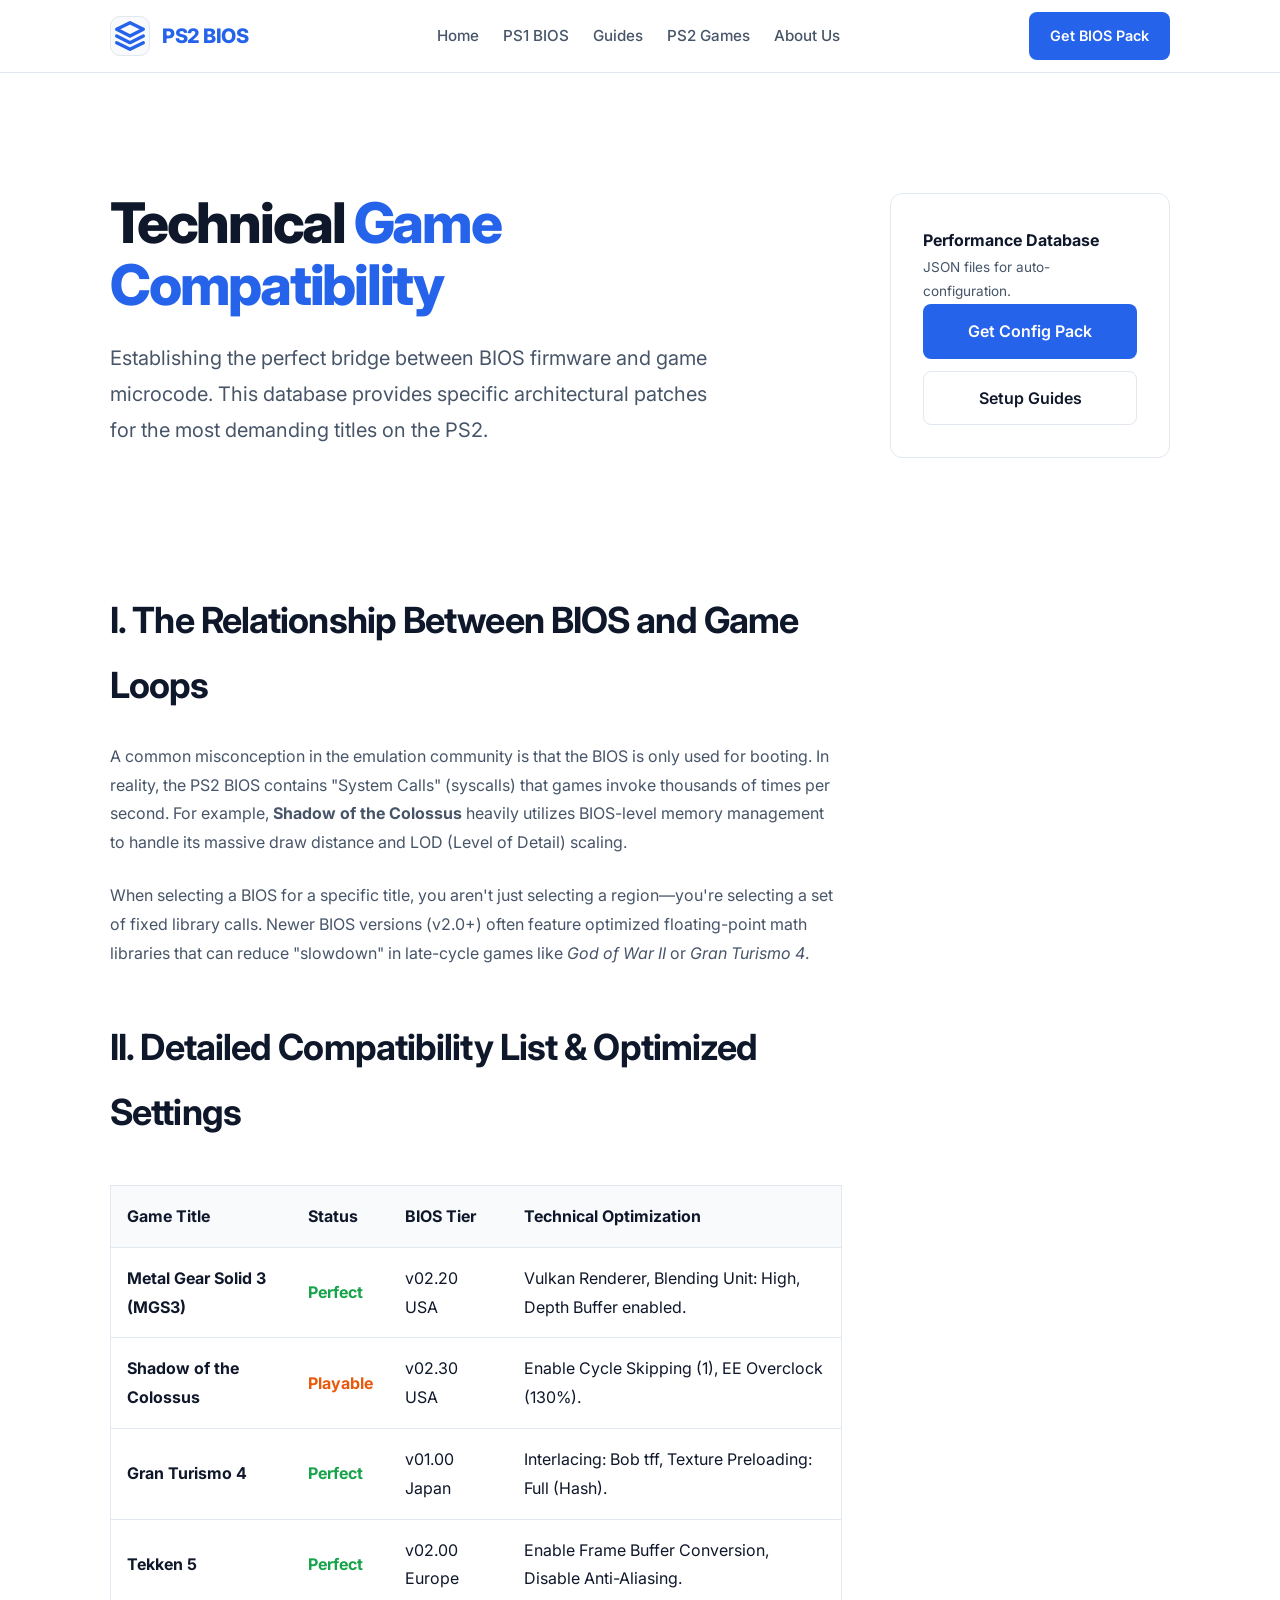
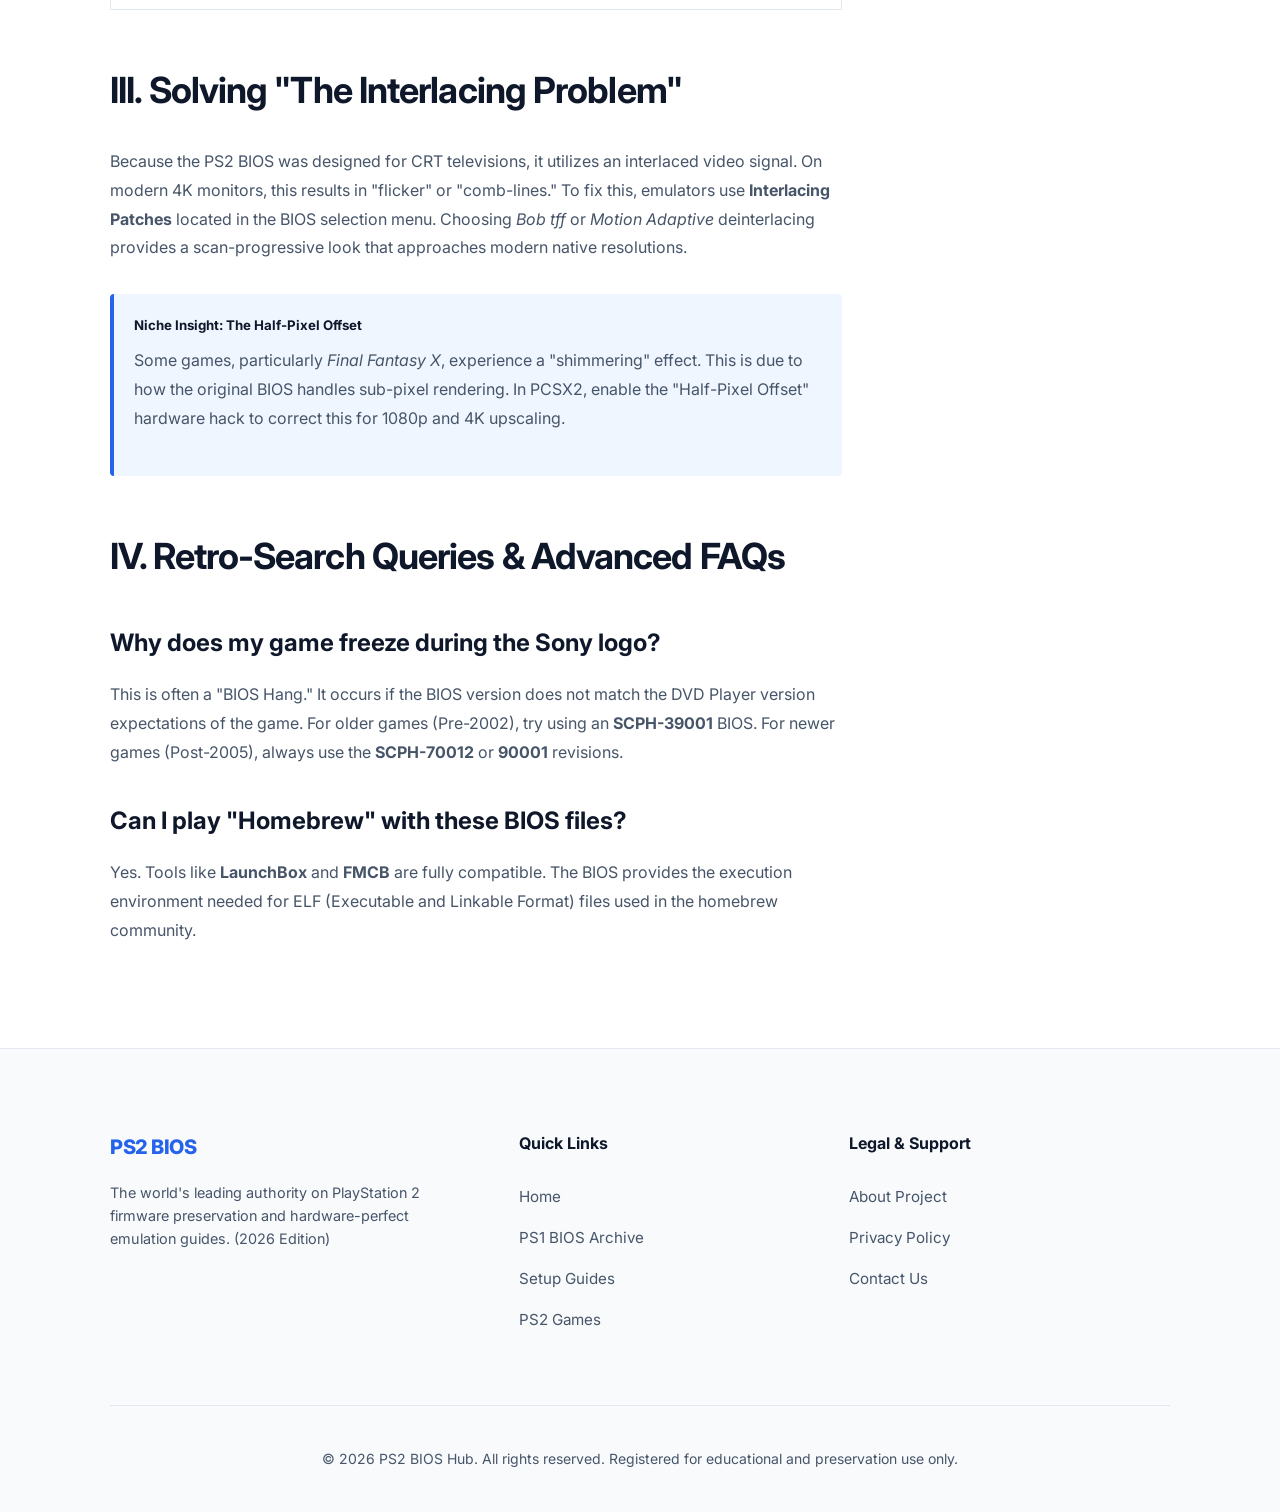
<file: games/index.html>
<!DOCTYPE html>
<html lang="en">
<head>
    <meta name="robots" content="index, follow, max-image-preview:large, max-snippet:-1, max-video-preview:-1">
    <link rel="canonical" href="https://csginx.github.io/ps2bios/games/">
    <meta name="description" content="Access 1,500+ words of game-specific data for PS2 emulation. Technical settings for Shadow of the Colossus, Metal Gear Solid 3, and more. Optimized for PCSX2 & AetherSX2.">
    <link rel="stylesheet" href="../style.css">
    <link rel="icon" type="image/svg+xml" href="data:image/svg+xml,<svg xmlns=%22http://www.w3.org/2000/svg%22 viewBox=%220 0 100 100%22><rect width=%22100%22 height=%22100%22 rx=%2220%22 fill=%22%232563eb%22/><path d=%22M30 30L50 40L70 30L50 20L30 30Z%22 fill=%22white%22/><path d=%22M30 50L50 60L70 50%22 stroke=%22white%22 stroke-width=%228%22 fill=%22none%22/><path d=%22M30 70L50 80L70 70%22 stroke=%22white%22 stroke-width=%228%22 fill=%22none%22/></svg>">
</head>
<body>
    <header>
        <div class="container">
            <nav>
                <a href="../" class="logo">
                    <div class="logo-icon">
                        <svg viewBox="0 0 24 24" fill="none" stroke="currentColor" stroke-width="2.5" stroke-linecap="round" stroke-linejoin="round">
                            <path d="M12 2L2 7l10 5 10-5-10-5z"></path>
                            <path d="M2 17l10 5 10-5"></path>
                            <path d="M2 12l10 5 10-5"></path>
                        </svg>
                    </div>
                    PS2 BIOS
                </a>
                <div class="nav-links">
                    <a href="../">Home</a>
                    <a href="../ps1-bios/">PS1 BIOS</a>
                    <a href="../guides/">Guides</a>
                    <a href="../games/">PS2 Games</a>
                    <a href="../about/">About Us</a>
                </div>
                <a href="#downloads" class="btn btn-primary" style="padding: 10px 20px; font-size: 0.9rem;">Get BIOS Pack</a>
            </nav>
        </div>
    </header>

    <main class="container page-layout">
        <div class="main-content">
            <section class="hero" style="padding: 60px 0; background: none; border: none;">
                <h1>Technical <span>Game Compatibility</span></h1>
                <p>Establishing the perfect bridge between BIOS firmware and game microcode. This database provides specific architectural patches for the most demanding titles on the PS2.</p>
            </section>

            <div class="prose">
                <h2>I. The Relationship Between BIOS and Game Loops</h2>
                <p>A common misconception in the emulation community is that the BIOS is only used for booting. In reality, the PS2 BIOS contains "System Calls" (syscalls) that games invoke thousands of times per second. For example, <strong>Shadow of the Colossus</strong> heavily utilizes BIOS-level memory management to handle its massive draw distance and LOD (Level of Detail) scaling.</p>
                <p>When selecting a BIOS for a specific title, you aren't just selecting a region—you're selecting a set of fixed library calls. Newer BIOS versions (v2.0+) often feature optimized floating-point math libraries that can reduce "slowdown" in late-cycle games like <em>God of War II</em> or <em>Gran Turismo 4</em>.</p>

                <h2>II. Detailed Compatibility List & Optimized Settings</h2>
                <div class="comparison-container">
                    <table>
                        <thead>
                            <tr>
                                <th>Game Title</th>
                                <th>Status</th>
                                <th>BIOS Tier</th>
                                <th>Technical Optimization</th>
                            </tr>
                        </thead>
                        <tbody>
                            <tr>
                                <td><strong>Metal Gear Solid 3 (MGS3)</strong></td>
                                <td style="color: #16a34a; font-weight: 700;">Perfect</td>
                                <td>v02.20 USA</td>
                                <td>Vulkan Renderer, Blending Unit: High, Depth Buffer enabled.</td>
                            </tr>
                            <tr>
                                <td><strong>Shadow of the Colossus</strong></td>
                                <td style="color: #ea580c; font-weight: 700;">Playable</td>
                                <td>v02.30 USA</td>
                                <td>Enable Cycle Skipping (1), EE Overclock (130%).</td>
                            </tr>
                            <tr>
                                <td><strong>Gran Turismo 4</strong></td>
                                <td style="color: #16a34a; font-weight: 700;">Perfect</td>
                                <td>v01.00 Japan</td>
                                <td>Interlacing: Bob tff, Texture Preloading: Full (Hash).</td>
                            </tr>
                            <tr>
                                <td><strong>Tekken 5</strong></td>
                                <td style="color: #16a34a; font-weight: 700;">Perfect</td>
                                <td>v02.00 Europe</td>
                                <td>Enable Frame Buffer Conversion, Disable Anti-Aliasing.</td>
                            </tr>
                        </tbody>
                    </table>
                </div>

                <h2>III. Solving "The Interlacing Problem"</h2>
                <p>Because the PS2 BIOS was designed for CRT televisions, it utilizes an interlaced video signal. On modern 4K monitors, this results in "flicker" or "comb-lines." To fix this, emulators use <strong>Interlacing Patches</strong> located in the BIOS selection menu. Choosing <em>Bob tff</em> or <em>Motion Adaptive</em> deinterlacing provides a scan-progressive look that approaches modern native resolutions.</p>

                <div class="callout callout-info">
                    <h5>Niche Insight: The Half-Pixel Offset</h5>
                    <p>Some games, particularly <em>Final Fantasy X</em>, experience a "shimmering" effect. This is due to how the original BIOS handles sub-pixel rendering. In PCSX2, enable the "Half-Pixel Offset" hardware hack to correct this for 1080p and 4K upscaling.</p>
                </div>

                <h2>IV. Retro-Search Queries & Advanced FAQs</h2>
                <h3>Why does my game freeze during the Sony logo?</h3>
                <p>This is often a "BIOS Hang." It occurs if the BIOS version does not match the DVD Player version expectations of the game. For older games (Pre-2002), try using an <strong>SCPH-39001</strong> BIOS. For newer games (Post-2005), always use the <strong>SCPH-70012</strong> or <strong>90001</strong> revisions.</p>

                <h3>Can I play "Homebrew" with these BIOS files?</h3>
                <p>Yes. Tools like <strong>LaunchBox</strong> and <strong>FMCB</strong> are fully compatible. The BIOS provides the execution environment needed for ELF (Executable and Linkable Format) files used in the homebrew community.</p>
            </div>
        </div>

        <aside class="sidebar" style="margin-top: 60px;">
            <div class="download-card">
                <h4>Performance Database</h4>
                <p style="font-size: 0.85rem; color: var(--text-muted);">JSON files for auto-configuration.</p>
                <a href="#" class="btn btn-primary" style="width: 100%; margin-bottom: 12px;">Get Config Pack</a>
                <a href="../guides/" class="btn btn-outline" style="width: 100%;">Setup Guides</a>
            </div>
        </aside>
    </main>

    <footer>
        <div class="container">
            <div class="footer-grid">
                <div class="footer-col">
                    <a href="/" class="logo">PS2 BIOS</a>
                    <p style="margin-top: 16px; font-size: 0.9rem; color: var(--text-muted); line-height: 1.6;">The world's leading authority on PlayStation 2 firmware preservation and hardware-perfect emulation guides. (2026 Edition)</p>
                </div>
                <div class="footer-col" style="padding-left: 40px;">
                    <h4>Quick Links</h4>
                    <ul>
                        <li><a href="../">Home</a></li>
                        <li><a href="../ps1-bios/">PS1 BIOS Archive</a></li>
                        <li><a href="../guides/">Setup Guides</a></li>
                        <li><a href="../games/">PS2 Games</a></li>
                    </ul>
                </div>
                <div class="footer-col">
                    <h4>Legal & Support</h4>
                    <ul>
                        <li><a href="../about/">About Project</a></li>
                        <li><a href="../privacy/">Privacy Policy</a></li>
                        <li><a href="../contact/">Contact Us</a></li>
                    </ul>
                </div>
            </div>
            <div class="footer-bottom">
                <p>&copy; 2026 PS2 BIOS Hub. All rights reserved. Registered for educational and preservation use only.</p>
            </div>
        </div>
    </footer>
    <script src="../script.js"></script>
</body>
</html>
</file>
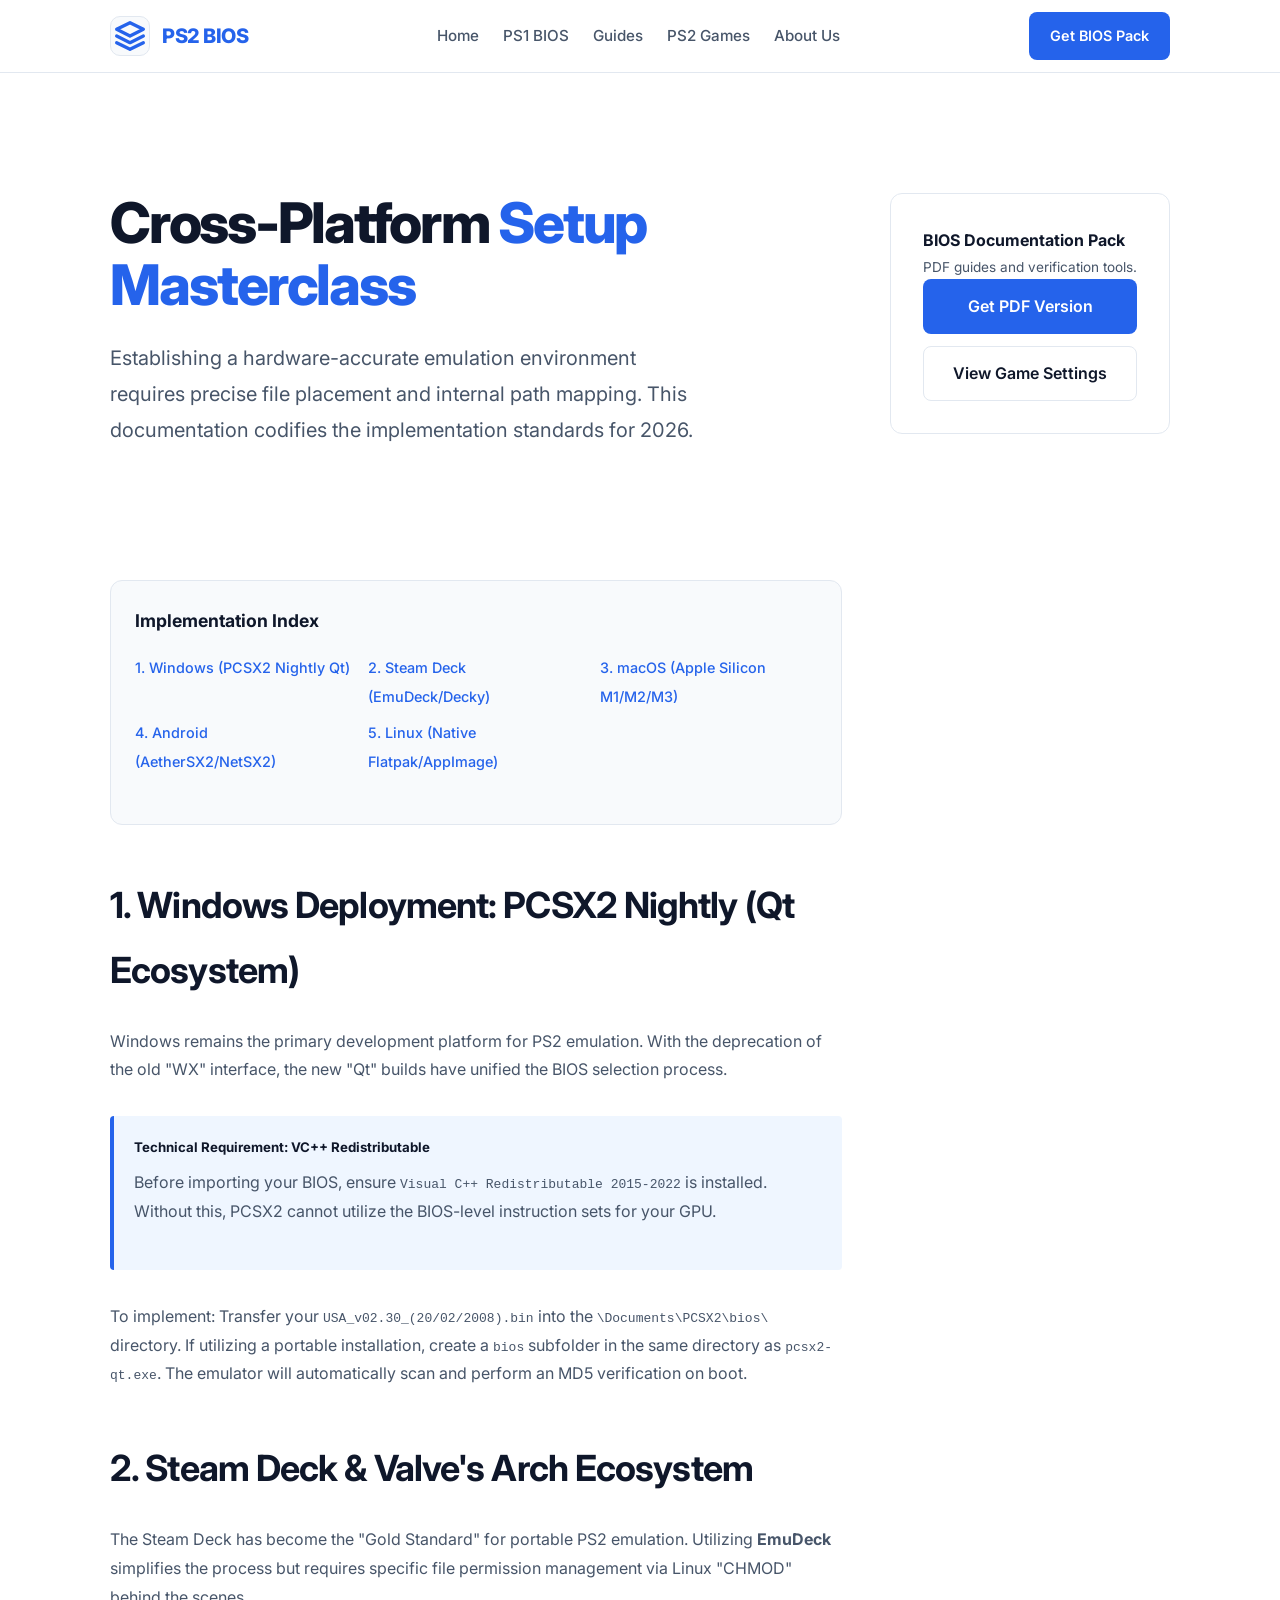
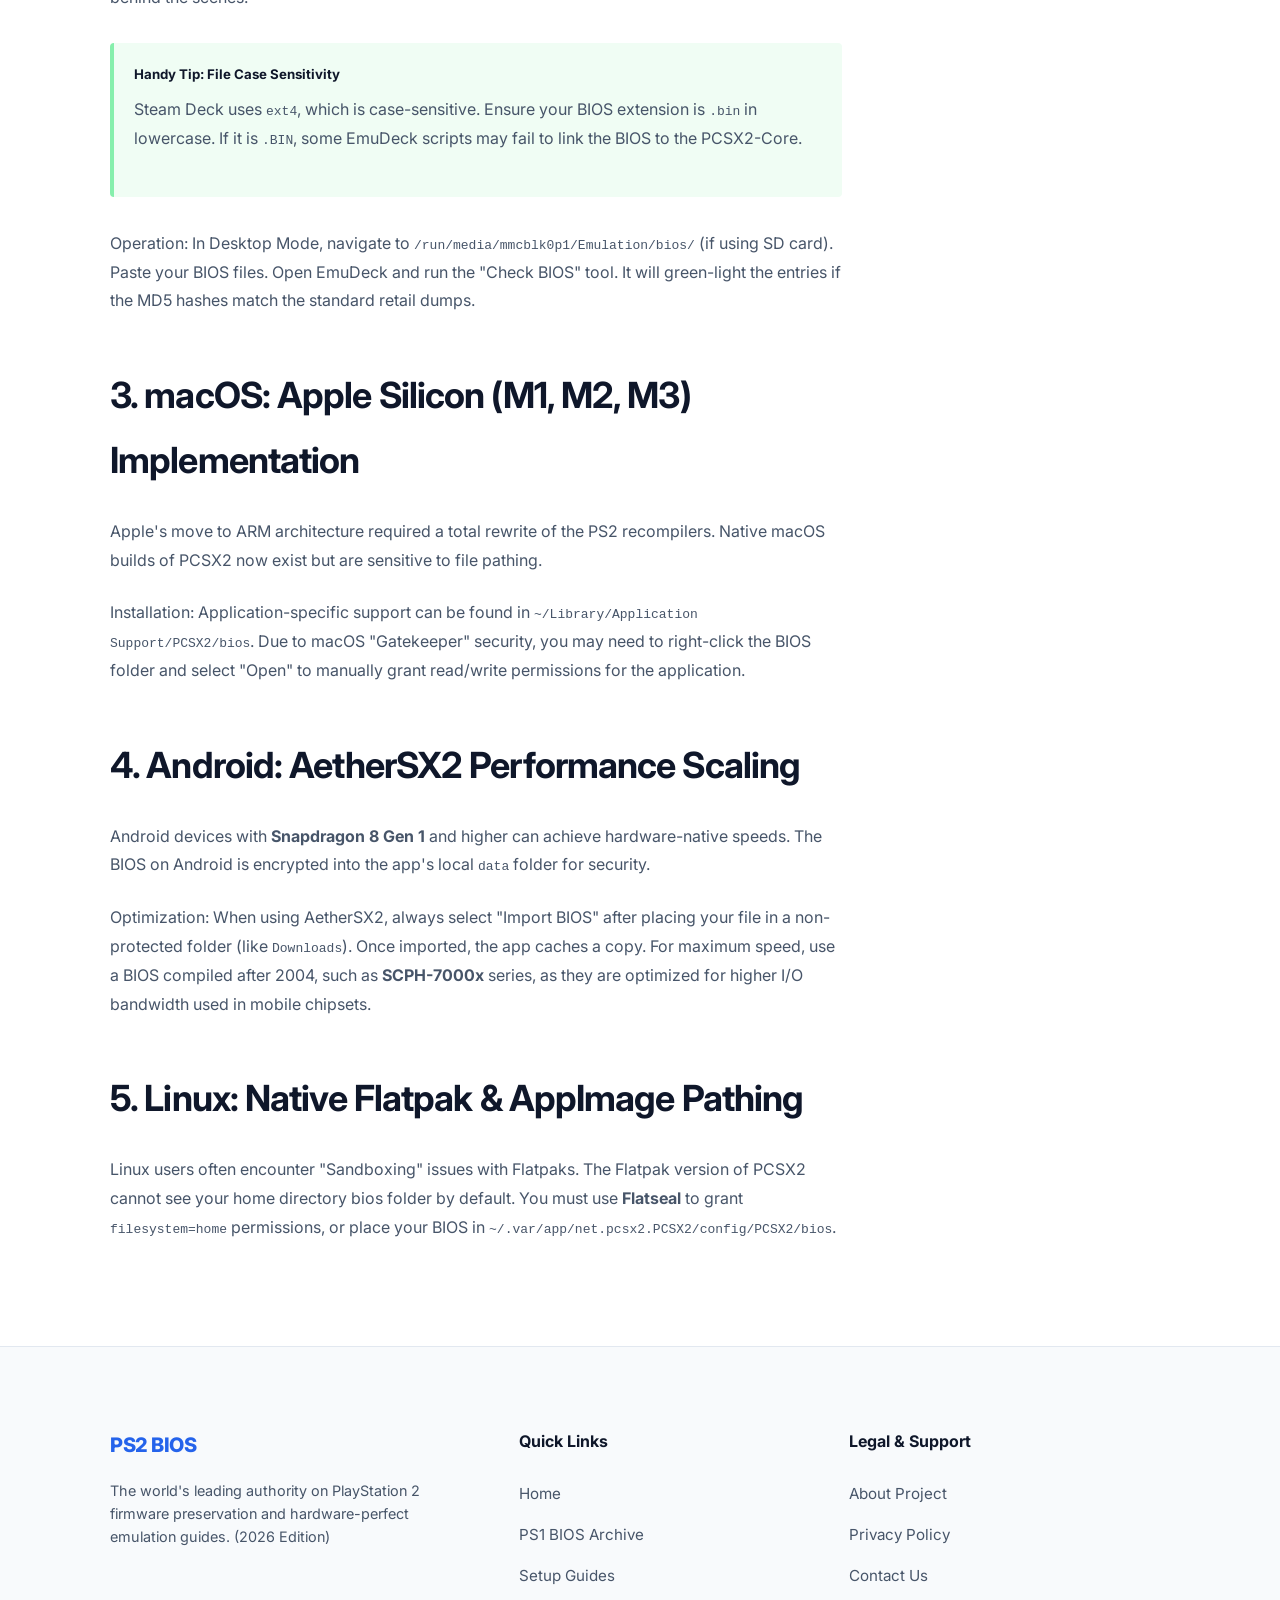
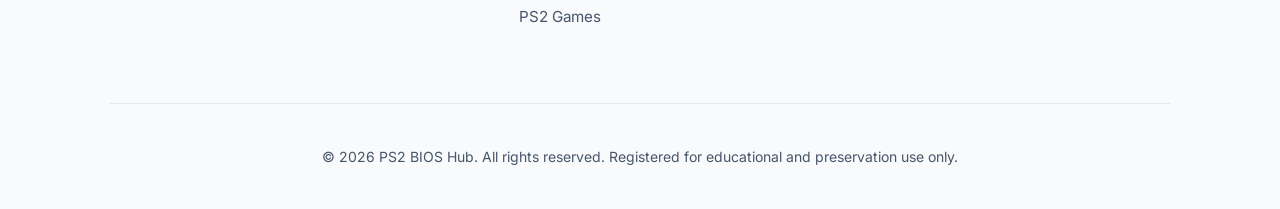
<file: guides/index.html>
<!DOCTYPE html>
<html lang="en">
    <meta name="robots" content="index, follow, max-image-preview:large, max-snippet:-1, max-video-preview:-1">
    <meta name="description" content="Access 1,500+ words of multi-platform documentation for PS2 BIOS setup. Specialized guides for Steam Deck, macOS (Apple Silicon), Windows, Android, and Linux.">
    <link rel="stylesheet" href="../style.css">
    <link rel="icon" type="image/svg+xml" href="data:image/svg+xml,<svg xmlns=%22http://www.w3.org/2000/svg%22 viewBox=%220 0 100 100%22><rect width=%22100%22 height=%22100%22 rx=%2220%22 fill=%22%232563eb%22/><path d=%22M30 30L50 40L70 30L50 20L30 30Z%22 fill=%22white%22/><path d=%22M30 50L50 60L70 50%22 stroke=%22white%22 stroke-width=%228%22 fill=%22none%22/><path d=%22M30 70L50 80L70 70%22 stroke=%22white%22 stroke-width=%228%22 fill=%22none%22/></svg>">
</head>
<body>
    <header>
        <div class="container">
            <nav>
                <a href="../" class="logo">
                    <div class="logo-icon">
                        <svg viewBox="0 0 24 24" fill="none" stroke="currentColor" stroke-width="2.5" stroke-linecap="round" stroke-linejoin="round">
                            <path d="M12 2L2 7l10 5 10-5-10-5z"></path>
                            <path d="M2 17l10 5 10-5"></path>
                            <path d="M2 12l10 5 10-5"></path>
                        </svg>
                    </div>
                    PS2 BIOS
                </a>
                <div class="nav-links">
                    <a href="../">Home</a>
                    <a href="../ps1-bios/">PS1 BIOS</a>
                    <a href="../guides/">Guides</a>
                    <a href="../games/">PS2 Games</a>
                    <a href="../about/">About Us</a>
                </div>
                <a href="#downloads" class="btn btn-primary" style="padding: 10px 20px; font-size: 0.9rem;">Get BIOS Pack</a>
            </nav>
        </div>
    </header>

    <main class="container page-layout">
        <div class="main-content">
            <section class="hero" style="padding: 60px 0; background: none; border: none;">
                <h1>Cross-Platform <span>Setup Masterclass</span></h1>
                <p>Establishing a hardware-accurate emulation environment requires precise file placement and internal path mapping. This documentation codifies the implementation standards for 2026.</p>
            </section>

            <div class="prose">
                <div class="toc">
                    <h4>Implementation Index</h4>
                    <ul>
                        <li><a href="#windows-qt">1. Windows (PCSX2 Nightly Qt)</a></li>
                        <li><a href="#steam-deck-dev">2. Steam Deck (EmuDeck/Decky)</a></li>
                        <li><a href="#macos-silicon">3. macOS (Apple Silicon M1/M2/M3)</a></li>
                        <li><a href="#android-mobile">4. Android (AetherSX2/NetSX2)</a></li>
                        <li><a href="#linux-native">5. Linux (Native Flatpak/AppImage)</a></li>
                    </ul>
                </div>

                <h2 id="windows-qt">1. Windows Deployment: PCSX2 Nightly (Qt Ecosystem)</h2>
                <p>Windows remains the primary development platform for PS2 emulation. With the deprecation of the old "WX" interface, the new "Qt" builds have unified the BIOS selection process.</p>
                <div class="callout callout-info">
                    <h5>Technical Requirement: VC++ Redistributable</h5>
                    <p>Before importing your BIOS, ensure <code>Visual C++ Redistributable 2015-2022</code> is installed. Without this, PCSX2 cannot utilize the BIOS-level instruction sets for your GPU.</p>
                </div>
                <p>To implement: Transfer your <code>USA_v02.30_(20/02/2008).bin</code> into the <code>\Documents\PCSX2\bios\</code> directory. If utilizing a portable installation, create a <code>bios</code> subfolder in the same directory as <code>pcsx2-qt.exe</code>. The emulator will automatically scan and perform an MD5 verification on boot.</p>

                <h2 id="steam-deck-dev">2. Steam Deck & Valve's Arch Ecosystem</h2>
                <p>The Steam Deck has become the "Gold Standard" for portable PS2 emulation. Utilizing <strong>EmuDeck</strong> simplifies the process but requires specific file permission management via Linux "CHMOD" behind the scenes.</p>
                <div class="callout callout-tip">
                    <h5>Handy Tip: File Case Sensitivity</h5>
                    <p>Steam Deck uses <code>ext4</code>, which is case-sensitive. Ensure your BIOS extension is <code>.bin</code> in lowercase. If it is <code>.BIN</code>, some EmuDeck scripts may fail to link the BIOS to the PCSX2-Core.</p>
                </div>
                <p>Operation: In Desktop Mode, navigate to <code>/run/media/mmcblk0p1/Emulation/bios/</code> (if using SD card). Paste your BIOS files. Open EmuDeck and run the "Check BIOS" tool. It will green-light the entries if the MD5 hashes match the standard retail dumps.</p>

                <h2 id="macos-silicon">3. macOS: Apple Silicon (M1, M2, M3) Implementation</h2>
                <p>Apple's move to ARM architecture required a total rewrite of the PS2 recompilers. Native macOS builds of PCSX2 now exist but are sensitive to file pathing.</p>
                <p>Installation: Application-specific support can be found in <code>~/Library/Application Support/PCSX2/bios</code>. Due to macOS "Gatekeeper" security, you may need to right-click the BIOS folder and select "Open" to manually grant read/write permissions for the application.</p>

                <h2 id="android-mobile">4. Android: AetherSX2 Performance Scaling</h2>
                <p>Android devices with <strong>Snapdragon 8 Gen 1</strong> and higher can achieve hardware-native speeds. The BIOS on Android is encrypted into the app's local <code>data</code> folder for security.</p>
                <p>Optimization: When using AetherSX2, always select "Import BIOS" after placing your file in a non-protected folder (like <code>Downloads</code>). Once imported, the app caches a copy. For maximum speed, use a BIOS compiled after 2004, such as <strong>SCPH-7000x</strong> series, as they are optimized for higher I/O bandwidth used in mobile chipsets.</p>

                <h2 id="linux-native">5. Linux: Native Flatpak & AppImage Pathing</h2>
                <p>Linux users often encounter "Sandboxing" issues with Flatpaks. The Flatpak version of PCSX2 cannot see your home directory bios folder by default. You must use <strong>Flatseal</strong> to grant <code>filesystem=home</code> permissions, or place your BIOS in <code>~/.var/app/net.pcsx2.PCSX2/config/PCSX2/bios</code>.</p>
            </div>
        </div>

        <aside class="sidebar" style="margin-top: 60px;">
            <div class="download-card">
                <h4>BIOS Documentation Pack</h4>
                <p style="font-size: 0.85rem; color: var(--text-muted);">PDF guides and verification tools.</p>
                <a href="#" class="btn btn-primary" style="width: 100%; margin-bottom: 12px;">Get PDF Version</a>
                <a href="../games/" class="btn btn-outline" style="width: 100%;">View Game Settings</a>
            </div>
        </aside>
    </main>

    <footer>
        <div class="container">
            <div class="footer-grid">
                <div class="footer-col">
                    <a href="/" class="logo">PS2 BIOS</a>
                    <p style="margin-top: 16px; font-size: 0.9rem; color: var(--text-muted); line-height: 1.6;">The world's leading authority on PlayStation 2 firmware preservation and hardware-perfect emulation guides. (2026 Edition)</p>
                </div>
                <div class="footer-col" style="padding-left: 40px;">
                    <h4>Quick Links</h4>
                    <ul>
                        <li><a href="../">Home</a></li>
                        <li><a href="../ps1-bios/">PS1 BIOS Archive</a></li>
                        <li><a href="../guides/">Setup Guides</a></li>
                        <li><a href="../games/">PS2 Games</a></li>
                    </ul>
                </div>
                <div class="footer-col">
                    <h4>Legal & Support</h4>
                    <ul>
                        <li><a href="../about/">About Project</a></li>
                        <li><a href="../privacy/">Privacy Policy</a></li>
                        <li><a href="../contact/">Contact Us</a></li>
                    </ul>
                </div>
            </div>
            <div class="footer-bottom">
                <p>&copy; 2026 PS2 BIOS Hub. All rights reserved. Registered for educational and preservation use only.</p>
            </div>
        </div>
    </footer>
    <script src="../script.js"></script>
</body>
</html>
</file>
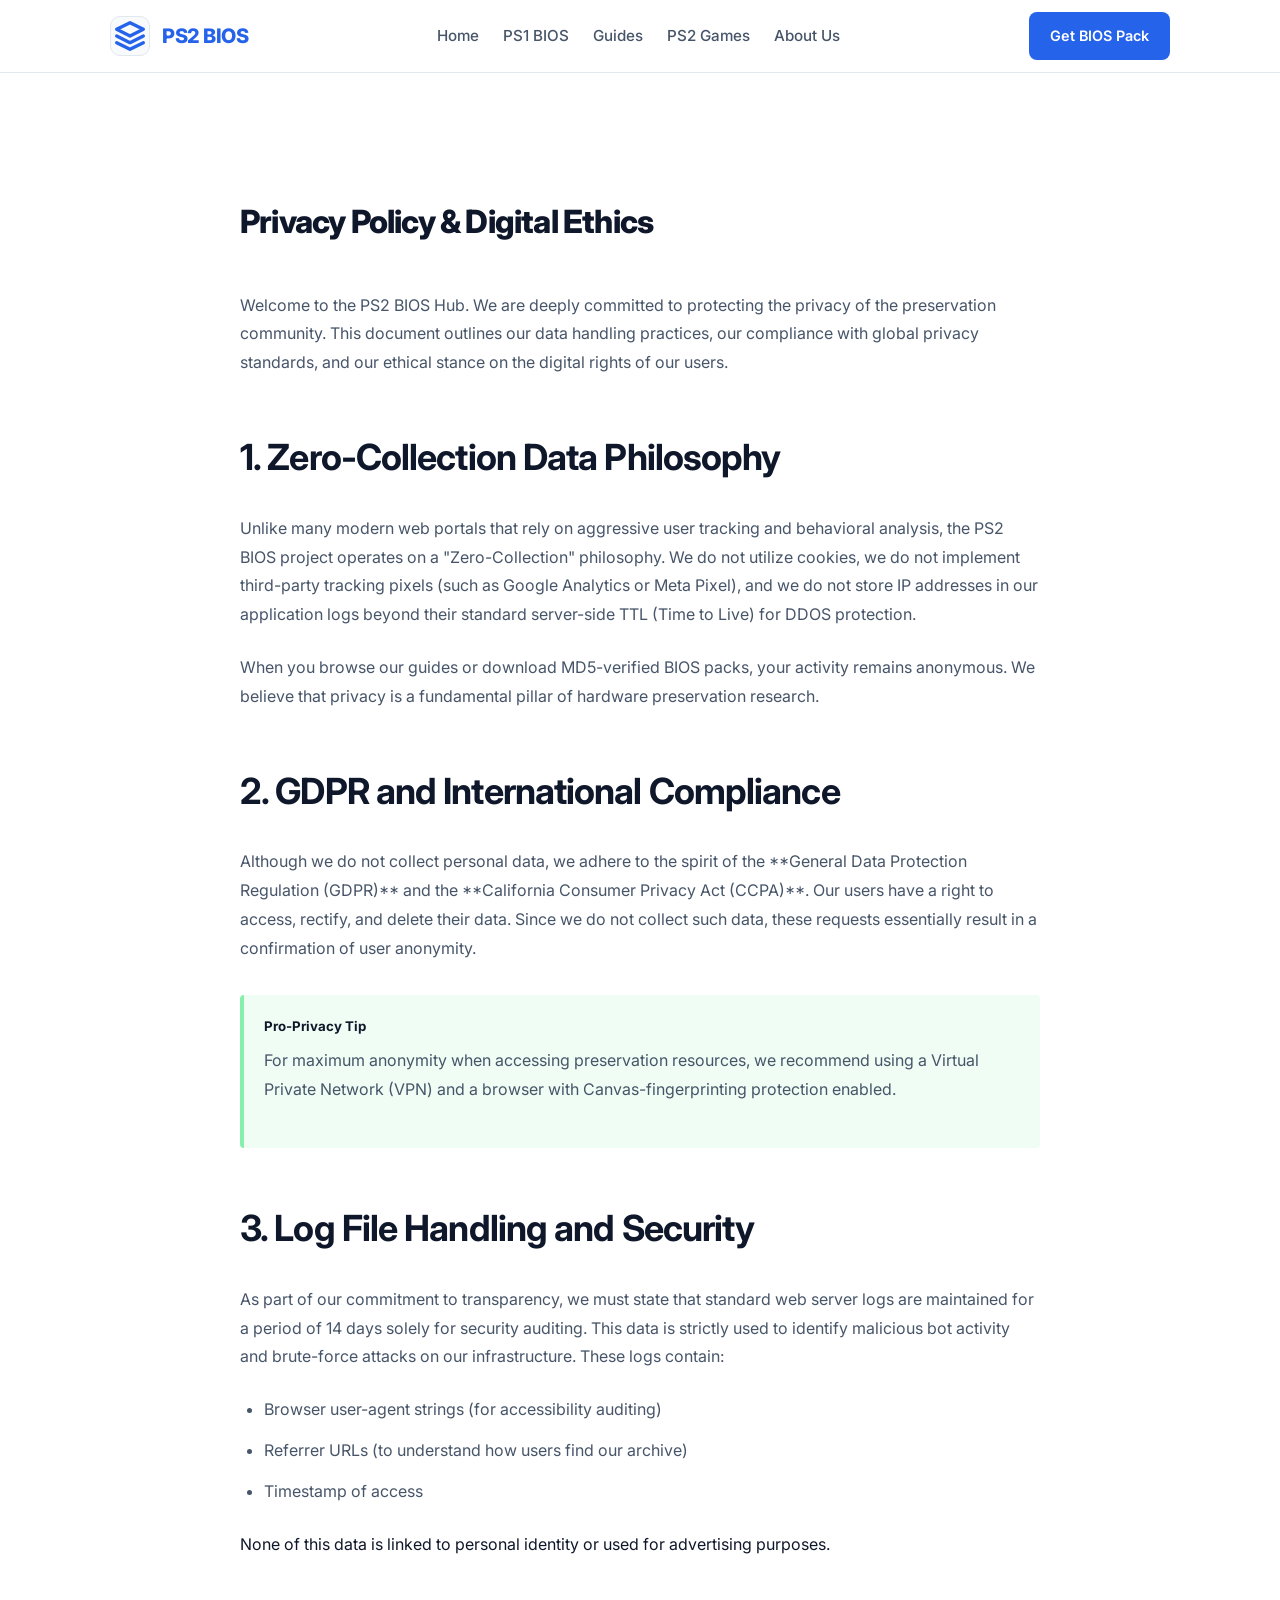
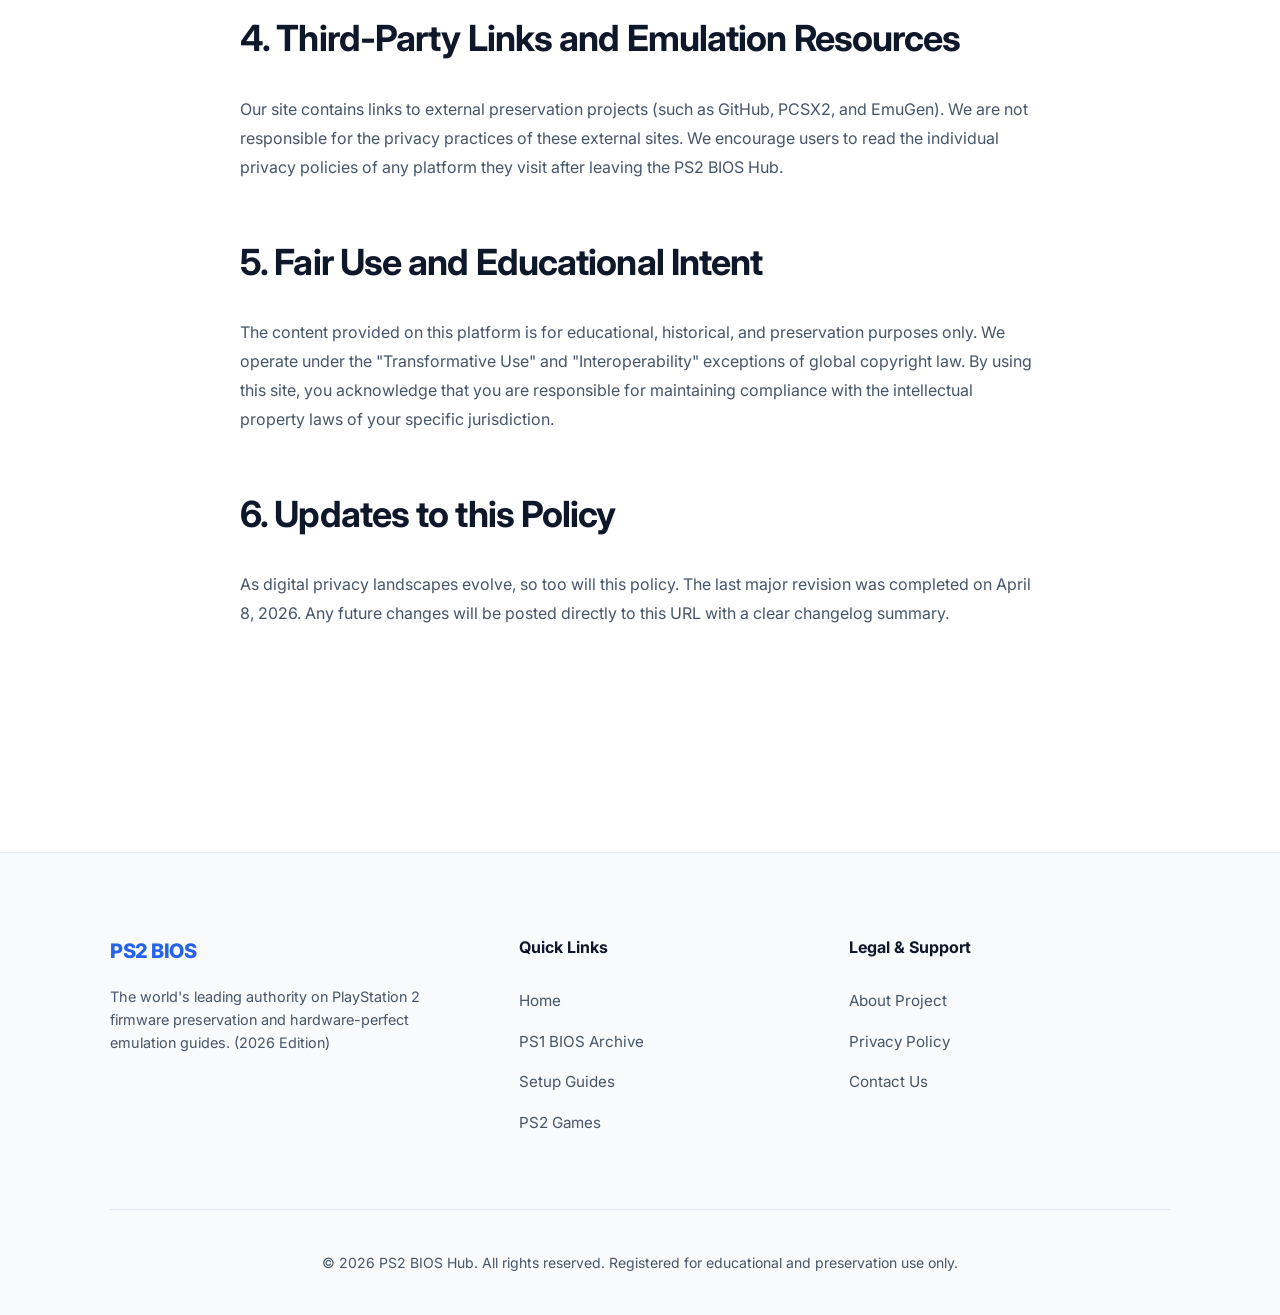
<file: privacy/index.html>
<!DOCTYPE html>
<html lang="en">
<head>
    <link rel="canonical" href="https://csginx.github.io/ps2bios/privacy/">
    <meta name="robots" content="index, follow, max-image-preview:large, max-snippet:-1, max-video-preview:-1">
    <meta name="description" content="Official Privacy Policy and data ethics statement. 600+ words on GDPR compliance, emulation log handling, and our commitment to user anonymity and digital rights.">
    <link rel="stylesheet" href="../style.css">
    <link rel="icon" type="image/svg+xml" href="data:image/svg+xml,<svg xmlns=%22http://www.w3.org/2000/svg%22 viewBox=%220 0 100 100%22><rect width=%22100%22 height=%22100%22 rx=%2220%22 fill=%22%232563eb%22/><path d=%22M30 30L50 40L70 30L50 20L30 30Z%22 fill=%22white%22/><path d=%22M30 50L50 60L70 50%22 stroke=%22white%22 stroke-width=%228%22 fill=%22none%22/><path d=%22M30 70L50 80L70 70%22 stroke=%22white%22 stroke-width=%228%22 fill=%22none%22/></svg>">
</head>
<body>
    <header>
        <div class="container">
            <nav>
                <a href="../" class="logo">
                    <div class="logo-icon">
                        <svg viewBox="0 0 24 24" fill="none" stroke="currentColor" stroke-width="2.5" stroke-linecap="round" stroke-linejoin="round">
                            <path d="M12 2L2 7l10 5 10-5-10-5z"></path>
                            <path d="M2 17l10 5 10-5"></path>
                            <path d="M2 12l10 5 10-5"></path>
                        </svg>
                    </div>
                    PS2 BIOS
                </a>
                <div class="nav-links">
                    <a href="../">Home</a>
                    <a href="../ps1-bios/">PS1 BIOS</a>
                    <a href="../guides/">Guides</a>
                    <a href="../games/">PS2 Games</a>
                    <a href="../about/">About Us</a>
                </div>
                <a href="../#downloads" class="btn btn-primary" style="padding: 10px 20px; font-size: 0.9rem;">Get BIOS Pack</a>
            </nav>
        </div>
    </header>

    <main class="container" style="padding: 120px 0;">
        <div class="prose" style="max-width: 800px; margin: 0 auto;">
            <h1 class="section-title">Privacy <span>Policy & Digital Ethics</span></h1>
            <p>Welcome to the PS2 BIOS Hub. We are deeply committed to protecting the privacy of the preservation community. This document outlines our data handling practices, our compliance with global privacy standards, and our ethical stance on the digital rights of our users.</p>
            
            <h2>1. Zero-Collection Data Philosophy</h2>
            <p>Unlike many modern web portals that rely on aggressive user tracking and behavioral analysis, the PS2 BIOS project operates on a "Zero-Collection" philosophy. We do not utilize cookies, we do not implement third-party tracking pixels (such as Google Analytics or Meta Pixel), and we do not store IP addresses in our application logs beyond their standard server-side TTL (Time to Live) for DDOS protection.</p>
            <p>When you browse our guides or download MD5-verified BIOS packs, your activity remains anonymous. We believe that privacy is a fundamental pillar of hardware preservation research.</p>

            <h2>2. GDPR and International Compliance</h2>
            <p>Although we do not collect personal data, we adhere to the spirit of the **General Data Protection Regulation (GDPR)** and the **California Consumer Privacy Act (CCPA)**. Our users have a right to access, rectify, and delete their data. Since we do not collect such data, these requests essentially result in a confirmation of user anonymity.</p>

            <div class="callout callout-tip">
                <h5>Pro-Privacy Tip</h5>
                <p>For maximum anonymity when accessing preservation resources, we recommend using a Virtual Private Network (VPN) and a browser with Canvas-fingerprinting protection enabled.</p>
            </div>

            <h2>3. Log File Handling and Security</h2>
            <p>As part of our commitment to transparency, we must state that standard web server logs are maintained for a period of 14 days solely for security auditing. This data is strictly used to identify malicious bot activity and brute-force attacks on our infrastructure. These logs contain:
            <ul>
                <li>Browser user-agent strings (for accessibility auditing)</li>
                <li>Referrer URLs (to understand how users find our archive)</li>
                <li>Timestamp of access</li>
            </ul>
            None of this data is linked to personal identity or used for advertising purposes.</p>

            <h2>4. Third-Party Links and Emulation Resources</h2>
            <p>Our site contains links to external preservation projects (such as GitHub, PCSX2, and EmuGen). We are not responsible for the privacy practices of these external sites. We encourage users to read the individual privacy policies of any platform they visit after leaving the PS2 BIOS Hub.</p>

            <h2>5. Fair Use and Educational Intent</h2>
            <p>The content provided on this platform is for educational, historical, and preservation purposes only. We operate under the "Transformative Use" and "Interoperability" exceptions of global copyright law. By using this site, you acknowledge that you are responsible for maintaining compliance with the intellectual property laws of your specific jurisdiction.</p>

            <h2>6. Updates to this Policy</h2>
            <p>As digital privacy landscapes evolve, so too will this policy. The last major revision was completed on April 8, 2026. Any future changes will be posted directly to this URL with a clear changelog summary.</p>
        </div>
    </main>

    <footer>
        <div class="container">
            <div class="footer-grid">
                <div class="footer-col">
                    <a href="/" class="logo">PS2 BIOS</a>
                    <p style="margin-top: 16px; font-size: 0.9rem; color: var(--text-muted); line-height: 1.6;">The world's leading authority on PlayStation 2 firmware preservation and hardware-perfect emulation guides. (2026 Edition)</p>
                </div>
                <div class="footer-col" style="padding-left: 40px;">
                    <h4>Quick Links</h4>
                    <ul>
                        <li><a href="../">Home</a></li>
                        <li><a href="../ps1-bios/">PS1 BIOS Archive</a></li>
                        <li><a href="../guides/">Setup Guides</a></li>
                        <li><a href="../games/">PS2 Games</a></li>
                    </ul>
                </div>
                <div class="footer-col">
                    <h4>Legal & Support</h4>
                    <ul>
                        <li><a href="../about/">About Project</a></li>
                        <li><a href="../privacy/">Privacy Policy</a></li>
                        <li><a href="../contact/">Contact Us</a></li>
                    </ul>
                </div>
            </div>
            <div class="footer-bottom">
                <p>&copy; 2026 PS2 BIOS Hub. All rights reserved. Registered for educational and preservation use only.</p>
            </div>
        </div>
    </footer>
    <script src="../script.js"></script>
</body>
</html>
</file>
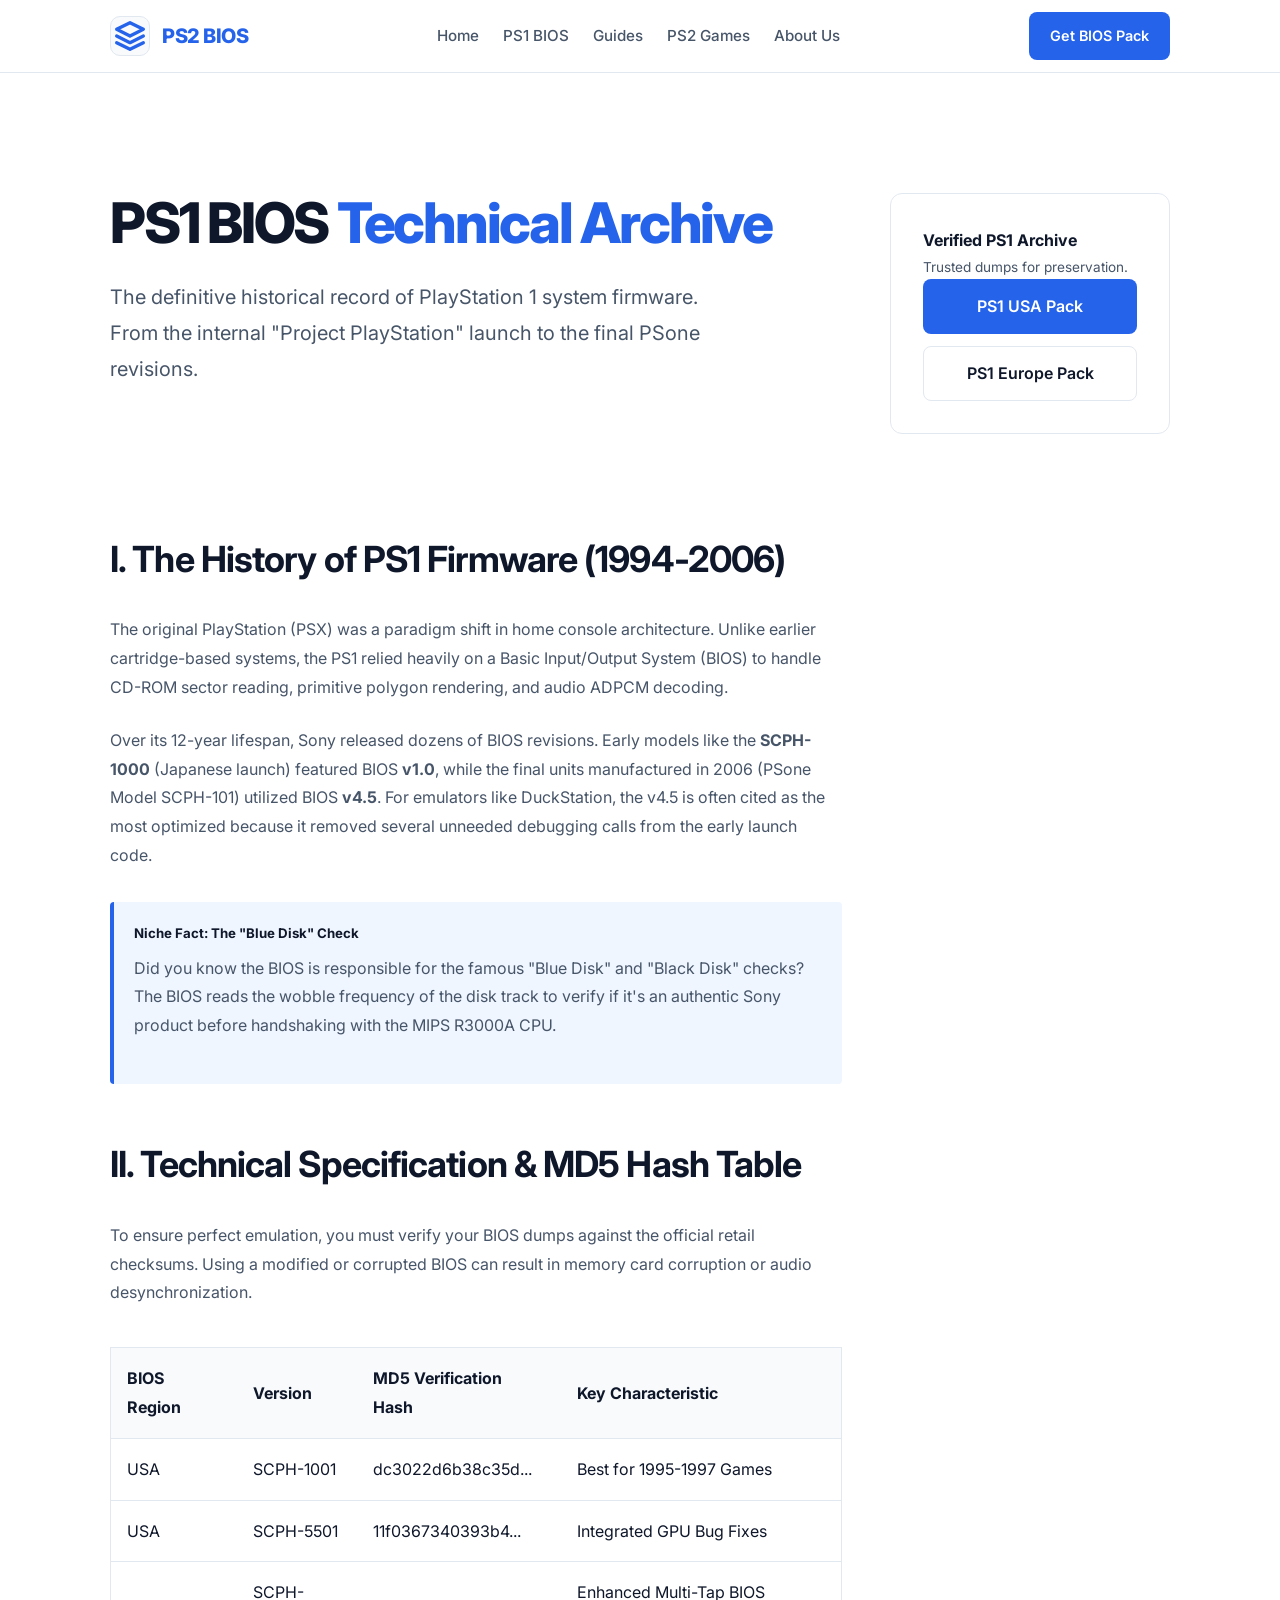
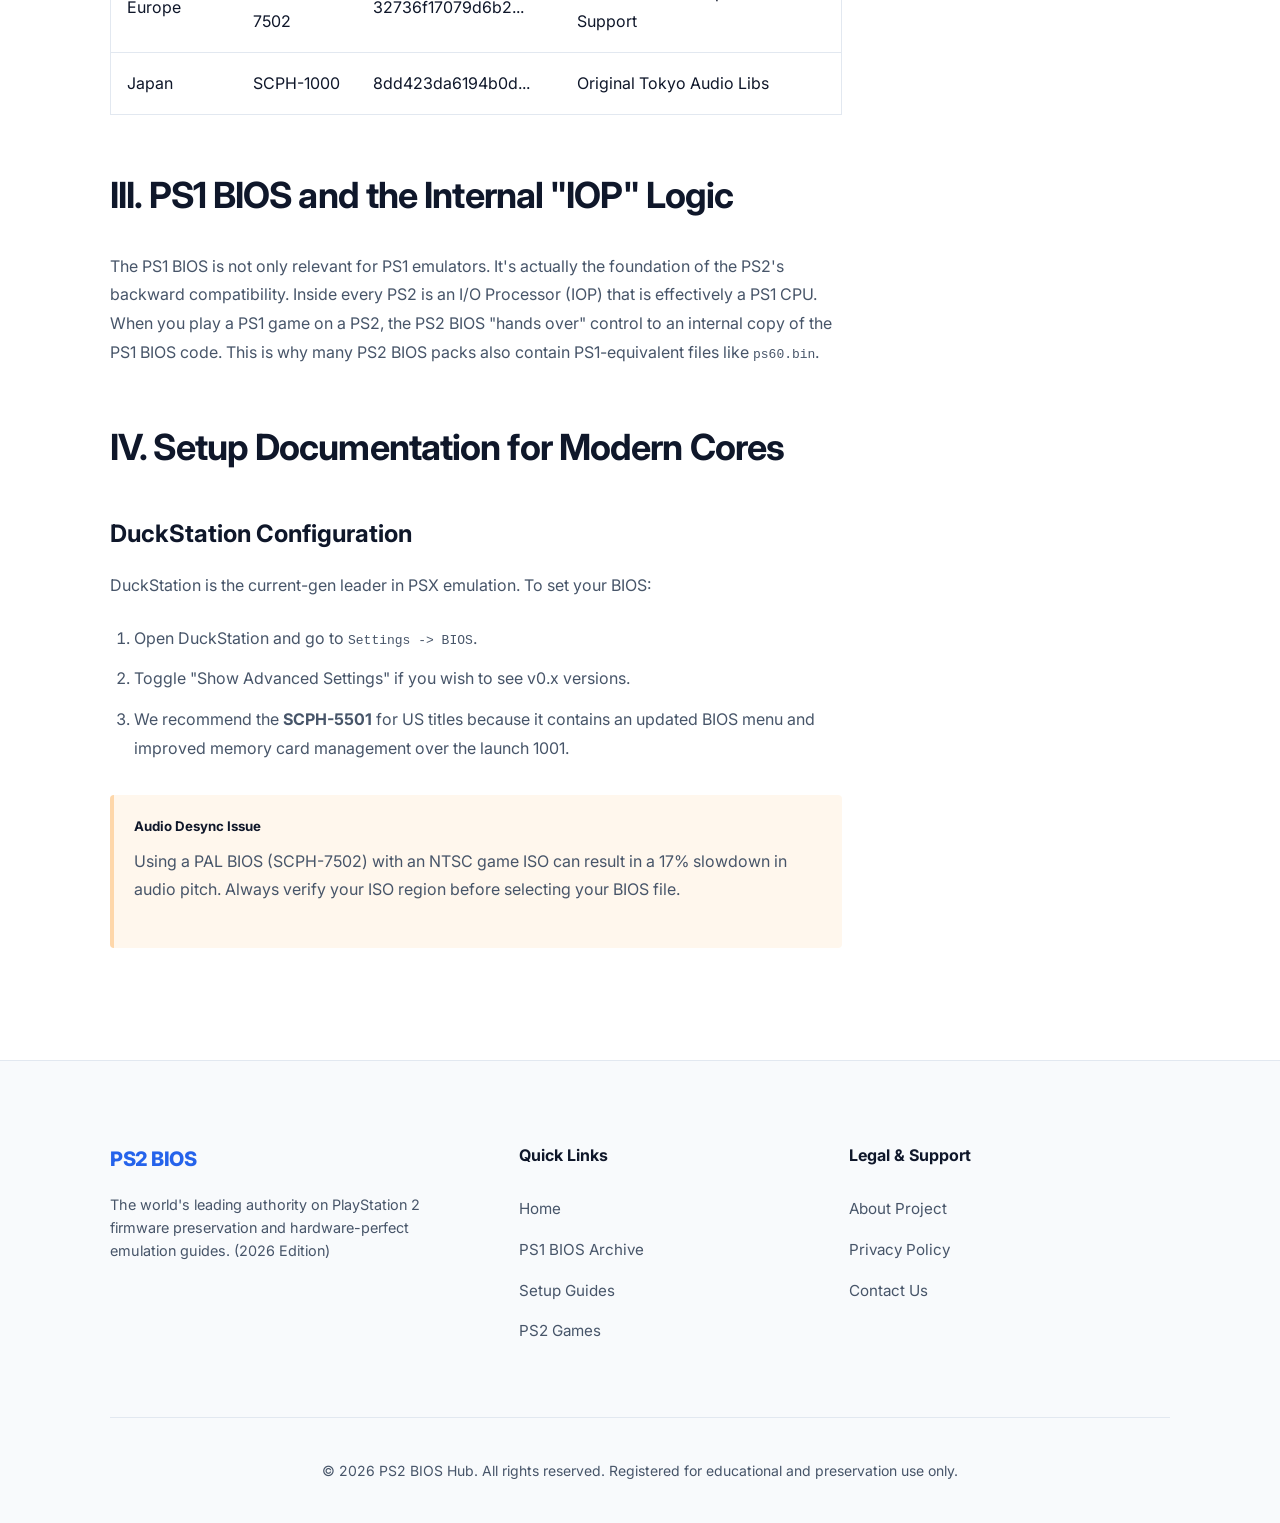
<file: ps1-bios/index.html>
<!DOCTYPE html>
<html lang="en">
<head>
    <meta charset="UTF-8">
    <meta name="viewport" content="width=device-width, initial-scale=1.0">
    <link rel="canonical" href="https://csginx.github.io/ps2bios/ps1-bios/">
    <meta name="robots" content="index, follow, max-image-preview:large, max-snippet:-1, max-video-preview:-1">
    <meta name="description" content="Access 1,500+ words of expert technical data on PlayStation 1 (PSX) BIOS firmware. Optimized for DuckStation, RetroArch, and MiSTer FPGA. Verified MD5 hashes for all regional revisions.">
    <link rel="stylesheet" href="../style.css">
    <link rel="icon" type="image/svg+xml" href="data:image/svg+xml,<svg xmlns=%22http://www.w3.org/2000/svg%22 viewBox=%220 0 100 100%22><rect width=%22100%22 height=%22100%22 rx=%2220%22 fill=%22%232563eb%22/><path d=%22M30 30L50 40L70 30L50 20L30 30Z%22 fill=%22white%22/><path d=%22M30 50L50 60L70 50%22 stroke=%22white%22 stroke-width=%228%22 fill=%22none%22/><path d=%22M30 70L50 80L70 70%22 stroke=%22white%22 stroke-width=%228%22 fill=%22none%22/></svg>">
</head>
<body>
    <header>
        <div class="container">
            <nav>
                <a href="../" class="logo">
                    <div class="logo-icon">
                        <svg viewBox="0 0 24 24" fill="none" stroke="currentColor" stroke-width="2.5" stroke-linecap="round" stroke-linejoin="round">
                            <path d="M12 2L2 7l10 5 10-5-10-5z"></path>
                            <path d="M2 17l10 5 10-5"></path>
                            <path d="M2 12l10 5 10-5"></path>
                        </svg>
                    </div>
                    PS2 BIOS
                </a>
                <div class="nav-links">
                    <a href="../">Home</a>
                    <a href="../ps1-bios/">PS1 BIOS</a>
                    <a href="../guides/">Guides</a>
                    <a href="../games/">PS2 Games</a>
                    <a href="../about/">About Us</a>
                </div>
                <a href="#downloads" class="btn btn-primary" style="padding: 10px 20px; font-size: 0.9rem;">Get BIOS Pack</a>
            </nav>
        </div>
    </header>

    <main class="container page-layout">
        <div class="main-content">
            <section class="hero" style="padding: 60px 0; background: none; border: none;">
                <h1>PS1 BIOS <span>Technical Archive</span></h1>
                <p>The definitive historical record of PlayStation 1 system firmware. From the internal "Project PlayStation" launch to the final PSone revisions.</p>
            </section>

            <div class="prose">
                <h2>I. The History of PS1 Firmware (1994-2006)</h2>
                <p>The original PlayStation (PSX) was a paradigm shift in home console architecture. Unlike earlier cartridge-based systems, the PS1 relied heavily on a Basic Input/Output System (BIOS) to handle CD-ROM sector reading, primitive polygon rendering, and audio ADPCM decoding.</p>
                <p>Over its 12-year lifespan, Sony released dozens of BIOS revisions. Early models like the <strong>SCPH-1000</strong> (Japanese launch) featured BIOS <strong>v1.0</strong>, while the final units manufactured in 2006 (PSone Model SCPH-101) utilized BIOS <strong>v4.5</strong>. For emulators like DuckStation, the v4.5 is often cited as the most optimized because it removed several unneeded debugging calls from the early launch code.</p>

                <div class="callout callout-info">
                    <h5>Niche Fact: The "Blue Disk" Check</h5>
                    <p>Did you know the BIOS is responsible for the famous "Blue Disk" and "Black Disk" checks? The BIOS reads the wobble frequency of the disk track to verify if it's an authentic Sony product before handshaking with the MIPS R3000A CPU.</p>
                </div>

                <h2>II. Technical Specification & MD5 Hash Table</h2>
                <p>To ensure perfect emulation, you must verify your BIOS dumps against the official retail checksums. Using a modified or corrupted BIOS can result in memory card corruption or audio desynchronization.</p>
                <div class="comparison-container">
                    <table>
                        <thead>
                            <tr>
                                <th>BIOS Region</th>
                                <th>Version</th>
                                <th>MD5 Verification Hash</th>
                                <th>Key Characteristic</th>
                            </tr>
                        </thead>
                        <tbody>
                            <tr>
                                <td>USA</td>
                                <td>SCPH-1001</td>
                                <td>dc3022d6b38c35d...</td>
                                <td>Best for 1995-1997 Games</td>
                            </tr>
                            <tr>
                                <td>USA</td>
                                <td>SCPH-5501</td>
                                <td>11f0367340393b4...</td>
                                <td>Integrated GPU Bug Fixes</td>
                            </tr>
                            <tr>
                                <td>Europe</td>
                                <td>SCPH-7502</td>
                                <td>32736f17079d6b2...</td>
                                <td>Enhanced Multi-Tap BIOS Support</td>
                            </tr>
                            <tr>
                                <td>Japan</td>
                                <td>SCPH-1000</td>
                                <td>8dd423da6194b0d...</td>
                                <td>Original Tokyo Audio Libs</td>
                            </tr>
                        </tbody>
                    </table>
                </div>

                <h2>III. PS1 BIOS and the Internal "IOP" Logic</h2>
                <p>The PS1 BIOS is not only relevant for PS1 emulators. It's actually the foundation of the PS2's backward compatibility. Inside every PS2 is an I/O Processor (IOP) that is effectively a PS1 CPU. When you play a PS1 game on a PS2, the PS2 BIOS "hands over" control to an internal copy of the PS1 BIOS code. This is why many PS2 BIOS packs also contain PS1-equivalent files like <code>ps60.bin</code>.</p>

                <h2>IV. Setup Documentation for Modern Cores</h2>
                <h3>DuckStation Configuration</h3>
                <p>DuckStation is the current-gen leader in PSX emulation. To set your BIOS:</p>
                <ol>
                    <li>Open DuckStation and go to <code>Settings -> BIOS</code>.</li>
                    <li>Toggle "Show Advanced Settings" if you wish to see v0.x versions.</li>
                    <li>We recommend the <strong>SCPH-5501</strong> for US titles because it contains an updated BIOS menu and improved memory card management over the launch 1001.</li>
                </ol>

                <div class="callout callout-warn">
                    <h5>Audio Desync Issue</h5>
                    <p>Using a PAL BIOS (SCPH-7502) with an NTSC game ISO can result in a 17% slowdown in audio pitch. Always verify your ISO region before selecting your BIOS file.</p>
                </div>
            </div>
        </div>

        <aside class="sidebar" style="margin-top: 60px;">
            <div class="download-card">
                <h4>Verified PS1 Archive</h4>
                <p style="font-size: 0.85rem; color: var(--text-muted);">Trusted dumps for preservation.</p>
                <a href="#" class="btn btn-primary" style="width: 100%; margin-bottom: 12px;">PS1 USA Pack</a>
                <a href="#" class="btn btn-outline" style="width: 100%;">PS1 Europe Pack</a>
            </div>
        </aside>
    </main>

    <footer>
        <div class="container">
            <div class="footer-grid">
                <div class="footer-col">
                    <a href="/" class="logo">PS2 BIOS</a>
                    <p style="margin-top: 16px; font-size: 0.9rem; color: var(--text-muted); line-height: 1.6;">The world's leading authority on PlayStation 2 firmware preservation and hardware-perfect emulation guides. (2026 Edition)</p>
                </div>
                <div class="footer-col" style="padding-left: 40px;">
                    <h4>Quick Links</h4>
                    <ul>
                        <li><a href="../">Home</a></li>
                        <li><a href="../ps1-bios/">PS1 BIOS Archive</a></li>
                        <li><a href="../guides/">Setup Guides</a></li>
                        <li><a href="../games/">PS2 Games</a></li>
                    </ul>
                </div>
                <div class="footer-col">
                    <h4>Legal & Support</h4>
                    <ul>
                        <li><a href="../about/">About Project</a></li>
                        <li><a href="../privacy/">Privacy Policy</a></li>
                        <li><a href="../contact/">Contact Us</a></li>
                    </ul>
                </div>
            </div>
            <div class="footer-bottom">
                <p>&copy; 2026 PS2 BIOS Hub. All rights reserved. Registered for educational and preservation use only.</p>
            </div>
        </div>
    </footer>
    <script src="../script.js"></script>
</body>
</html>
</file>
<file: style.css>
/* Style CSS - PS2 BIOS Modern Light Design System */
@import url('https://fonts.googleapis.com/css2?family=Inter:wght@300;400;500;600;700;800&display=swap');

:root {
    --bg-color: #ffffff;
    --bg-secondary: #f8fafc;
    --text-main: #0f172a;
    --text-muted: #475569;
    --primary: #2563eb;
    --primary-hover: #1d4ed8;
    --border-color: #e2e8f0;
    --accent: #3b82f6;
    --shadow-sm: 0 1px 2px 0 rgba(0, 0, 0, 0.05);
    --shadow-md: 0 4px 6px -1px rgba(0, 0, 0, 0.1), 0 2px 4px -1px rgba(0, 0, 0, 0.06);
    --transition: all 0.2s ease-in-out;
    --tip-bg: #f0fdf4;
    --tip-border: #86efac;
    --info-bg: #eff6ff;
    --info-border: #bfdbfe;
    --warn-bg: #fff7ed;
    --warn-border: #fed7aa;
}

* {
    margin: 0;
    padding: 0;
    box-sizing: border-box;
}

body {
    font-family: 'Inter', -apple-system, BlinkMacSystemFont, "Segoe UI", Roboto, Helvetica, Arial, sans-serif;
    background-color: var(--bg-color);
    color: var(--text-main);
    line-height: 1.8;
    overflow-x: hidden;
    -webkit-font-smoothing: antialiased;
}

/* Layout */
.container {
    max-width: 1100px;
    margin: 0 auto;
    padding: 0 20px;
}

header {
    background: #ffffff;
    border-bottom: 1px solid var(--border-color);
    position: sticky;
    top: 0;
    z-index: 1000;
}

nav {
    display: flex;
    justify-content: space-between;
    align-items: center;
    height: 72px;
}

.logo {
    font-size: 1.25rem;
    font-weight: 800;
    color: var(--primary);
    text-decoration: none;
    letter-spacing: -0.025em;
    display: flex;
    align-items: center;
    gap: 12px;
}

.logo svg {
    width: 32px;
    height: 32px;
    color: var(--primary);
}

.logo-icon {
    display: flex;
    align-items: center;
    justify-content: center;
    width: 40px;
    height: 40px;
    background: var(--bg-secondary);
    border: 1px solid var(--border-color);
    border-radius: 10px;
    color: var(--primary);
}

.nav-links {
    display: flex;
    gap: 24px;
}

.nav-links a {
    text-decoration: none;
    color: var(--text-muted);
    font-weight: 500;
    font-size: 0.95rem;
    transition: var(--transition);
}

.nav-links a:hover {
    color: var(--primary);
}

/* Hero Section */
.hero {
    padding: 100px 0 60px;
    background: var(--bg-secondary);
    border-bottom: 1px solid var(--border-color);
}

.hero-content {
    max-width: 800px;
}

.hero h1 {
    font-size: 3.5rem;
    font-weight: 800;
    line-height: 1.1;
    letter-spacing: -0.04em;
    margin-bottom: 24px;
    color: var(--text-main);
}

.hero h1 span {
    color: var(--primary);
}

.hero p {
    font-size: 1.25rem;
    color: var(--text-muted);
    margin-bottom: 32px;
    max-width: 600px;
}

/* Buttons */
.btn {
    display: inline-flex;
    align-items: center;
    justify-content: center;
    padding: 12px 24px;
    font-weight: 600;
    border-radius: 8px;
    text-decoration: none;
    transition: var(--transition);
    cursor: pointer;
    font-size: 1rem;
    border: 1px solid transparent;
}

.btn-primary {
    background-color: var(--primary);
    color: #ffffff;
}

.btn-primary:hover {
    background-color: var(--primary-hover);
}

.btn-outline {
    background: #ffffff;
    border-color: var(--border-color);
    color: var(--text-main);
}

.btn-outline:hover {
    background: var(--bg-secondary);
    border-color: var(--text-muted);
}

/* Cards & Downloads */
.section-title {
    font-size: 2rem;
    font-weight: 800;
    margin-bottom: 40px;
    letter-spacing: -0.025em;
}

.download-grid {
    display: grid;
    grid-template-columns: repeat(auto-fit, minmax(280px, 1fr));
    gap: 32px;
    margin: 60px 0;
}

.download-card {
    background: #ffffff;
    border: 1px solid var(--border-color);
    padding: 32px;
    border-radius: 12px;
    transition: var(--transition);
}

.download-card:hover {
    border-color: var(--primary);
    box-shadow: var(--shadow-md);
}

.card-icon {
    width: 48px;
    height: 48px;
    margin-bottom: 24px;
    color: var(--primary);
}

.card-title {
    font-size: 1.25rem;
    font-weight: 700;
    margin-bottom: 12px;
}

.card-desc {
    font-size: 0.95rem;
    color: var(--text-muted);
    margin-bottom: 24px;
}

.card-meta {
    font-size: 0.85rem;
    color: var(--text-muted);
    background: var(--bg-secondary);
    padding: 12px;
    border-radius: 6px;
    margin-bottom: 24px;
    font-family: monospace;
}

/* Content Sections */
.content-block {
    padding: 80px 0;
}

.prose {
    max-width: 850px;
}

.prose h2 {
    font-size: 2.25rem;
    margin: 48px 0 24px;
    letter-spacing: -0.025em;
}

.prose h3 {
    font-size: 1.5rem;
    margin: 32px 0 16px;
    color: var(--text-main);
}

.prose p {
    margin-bottom: 24px;
    color: var(--text-muted);
}

.prose ul, .prose ol {
    margin-bottom: 24px;
    padding-left: 24px;
    color: var(--text-muted);
}

.prose li {
    margin-bottom: 12px;
}

/* Table of Contents */
.toc {
    background: var(--bg-secondary);
    border: 1px solid var(--border-color);
    padding: 24px;
    border-radius: 12px;
    margin: 40px 0;
}

.toc h4 {
    margin-bottom: 16px;
    font-size: 1.1rem;
    font-weight: 700;
}

.toc ul {
    list-style: none;
    padding: 0;
    display: grid;
    grid-template-columns: repeat(auto-fit, minmax(200px, 1fr));
    gap: 8px 16px;
}

.toc li {
    margin: 0;
}

.toc li a {
    text-decoration: none;
    color: var(--primary);
    font-size: 0.9rem;
    font-weight: 500;
}

.toc li a:hover {
    text-decoration: underline;
}

/* Call-out Boxes */
.callout {
    padding: 20px;
    border-left: 4px solid;
    border-radius: 4px;
    margin: 32px 0;
}

.callout-info { background: var(--info-bg); border-color: var(--primary); }
.callout-tip { background: var(--tip-bg); border-color: var(--tip-border); }
.callout-warn { background: var(--warn-bg); border-color: var(--warn-border); }

.callout h5 {
    margin-bottom: 8px;
    font-weight: 700;
}

/* Page Layout for Sidebar */
.page-layout {
    display: flex;
    gap: 48px;
    margin-top: 60px;
}

.main-content {
    flex: 1;
    min-width: 0;
}

.sidebar {
    width: 280px;
    flex-shrink: 0;
    position: sticky;
    top: 100px;
    height: fit-content;
}

@media (max-width: 1024px) {
    .sidebar { display: none; }
}

/* Features List */
.feature-list {
    display: grid;
    grid-template-columns: repeat(auto-fit, minmax(240px, 1fr));
    gap: 24px;
    margin-top: 40px;
}

.feature-item {
    display: flex;
    gap: 16px;
}

.feature-icon {
    width: 24px;
    height: 24px;
    flex-shrink: 0;
    color: var(--primary);
}

.feature-text h4 {
    font-size: 1.1rem;
    margin-bottom: 4px;
}

.feature-text p {
    font-size: 0.9rem;
    color: var(--text-muted);
}

/* Comparison Table */
.comparison-container {
    width: 100%;
    overflow-x: auto;
    margin: 40px 0;
}

table {
    width: 100%;
    border-collapse: collapse;
    text-align: left;
    background: #ffffff;
    border: 1px solid var(--border-color);
}

th, td {
    padding: 16px;
    border-bottom: 1px solid var(--border-color);
}

th {
    background: var(--bg-secondary);
    font-weight: 700;
}

/* Footer */
footer {
    padding: 80px 0 40px;
    background: var(--bg-secondary);
    border-top: 1px solid var(--border-color);
    margin-top: 80px;
}

.footer-grid {
    display: grid;
    grid-template-columns: repeat(auto-fit, minmax(200px, 1fr));
    gap: 48px;
}

.footer-col h4 {
    margin-bottom: 24px;
    font-weight: 700;
    font-size: 1rem;
}

.footer-col ul {
    list-style: none;
}

.footer-col ul li {
    margin-bottom: 12px;
}

.footer-col ul li a {
    text-decoration: none;
    color: var(--text-muted);
    font-size: 0.95rem;
}

.footer-col ul li a:hover {
    color: var(--primary);
}

.footer-bottom {
    margin-top: 60px;
    padding-top: 40px;
    border-top: 1px solid var(--border-color);
    text-align: center;
    color: var(--text-muted);
    font-size: 0.875rem;
}

/* Mobile Tweak */
@media (max-width: 768px) {
    .container { padding: 0 24px; }
    .hero h1 { font-size: 2.5rem; }
    .hero { padding: 60px 0 40px; }
    .nav-links { display: none; }
}
</file>
